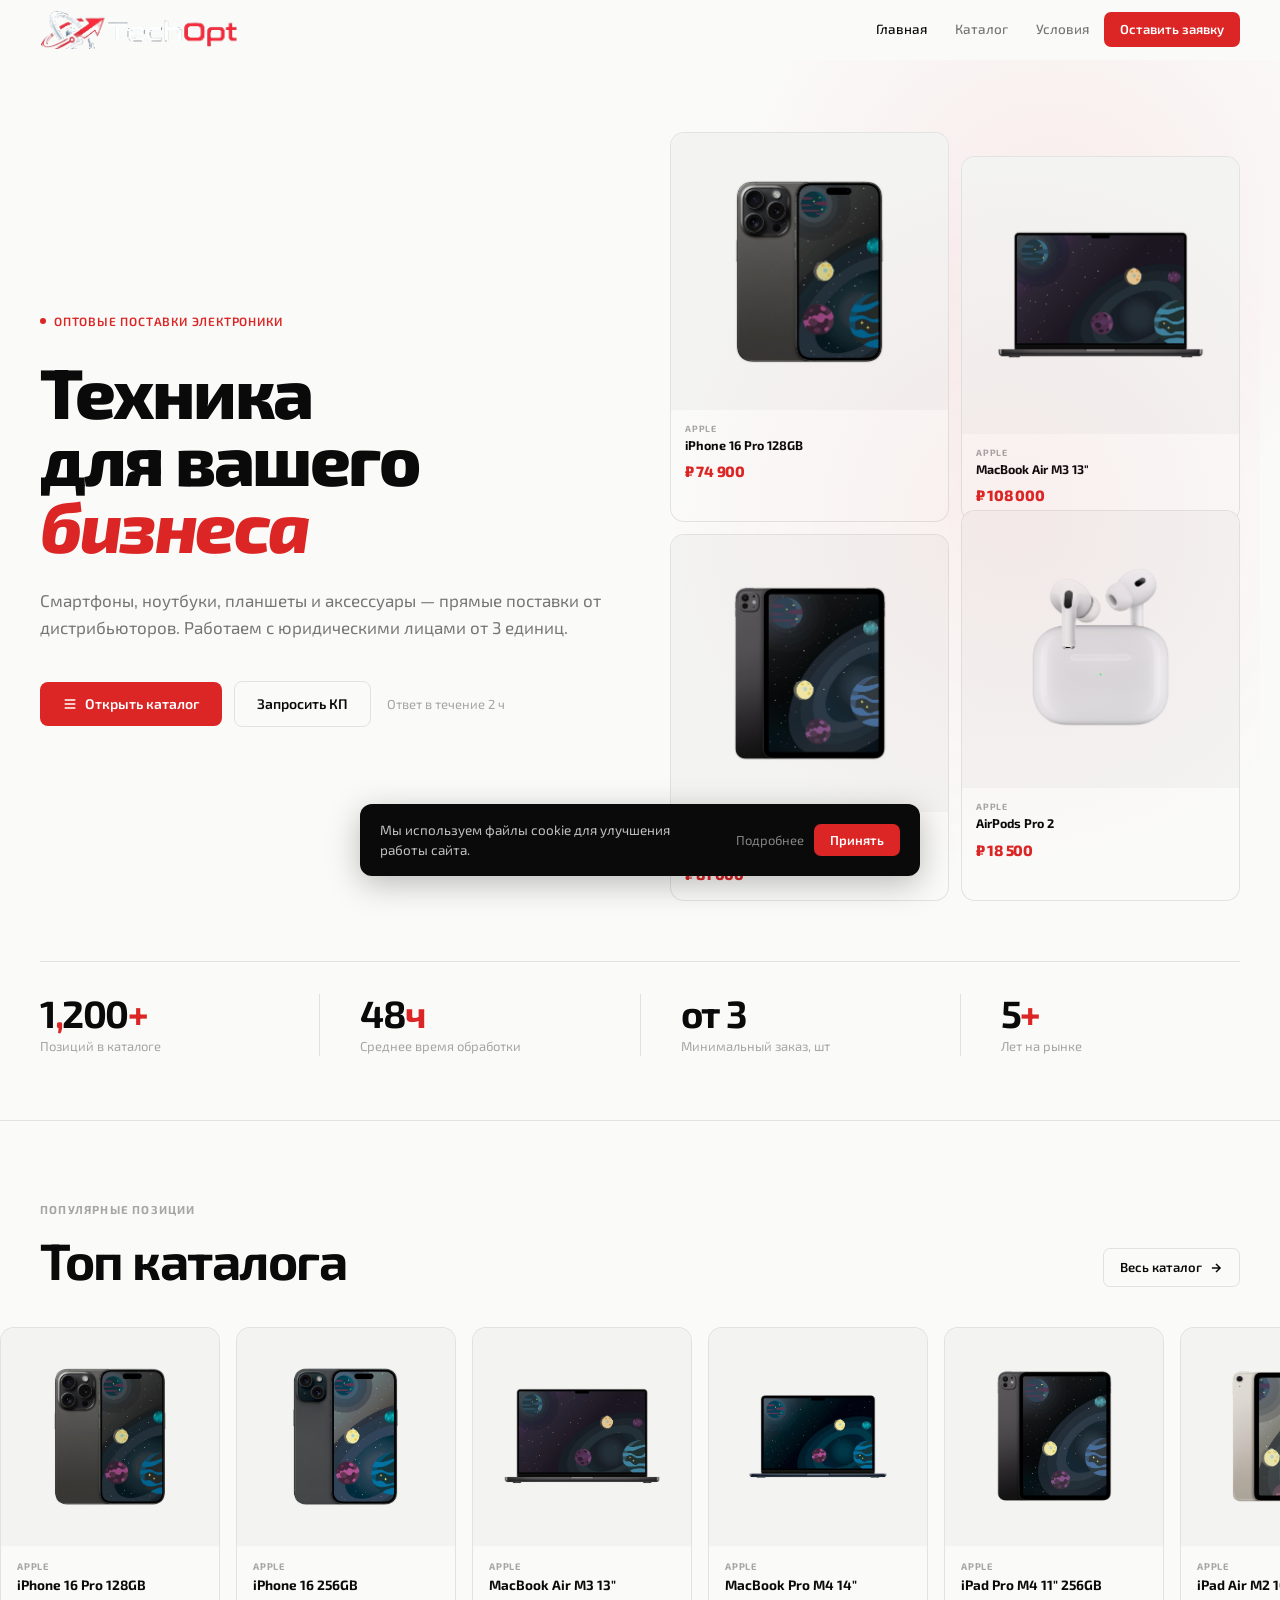
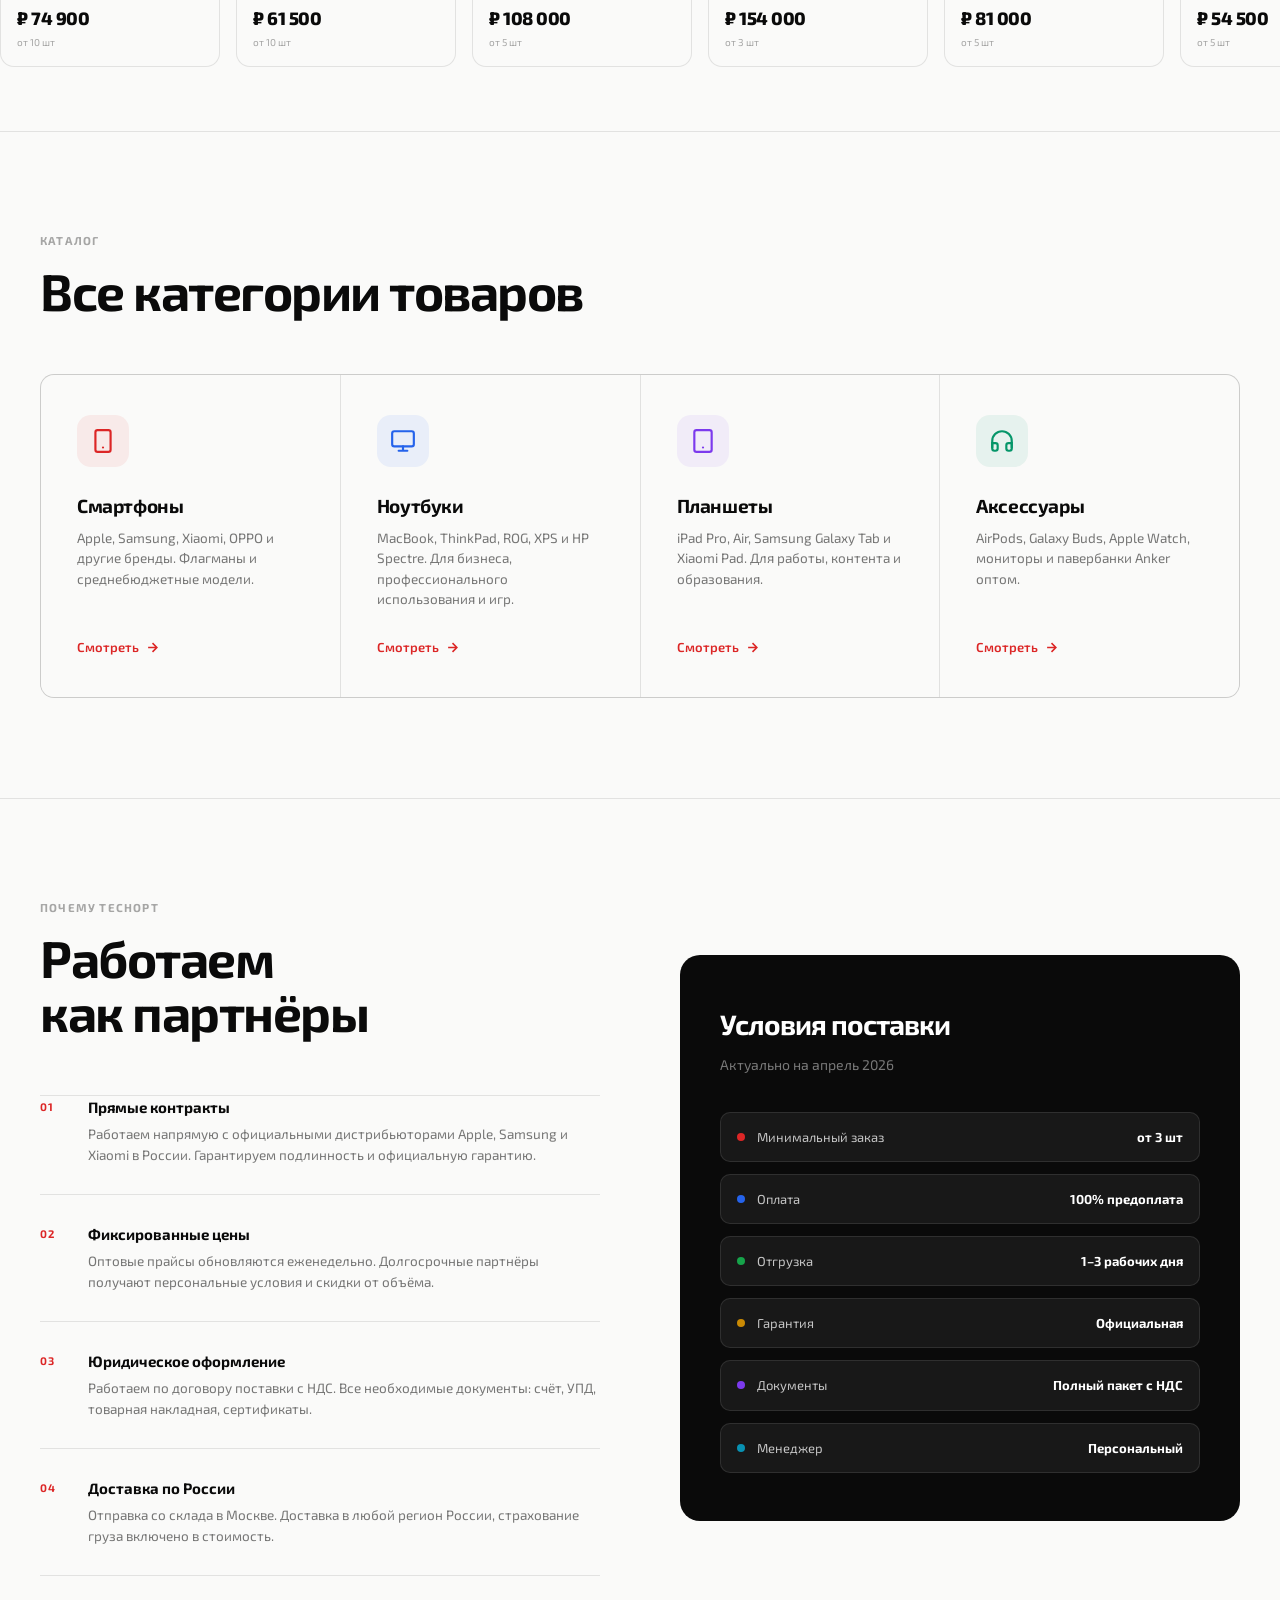
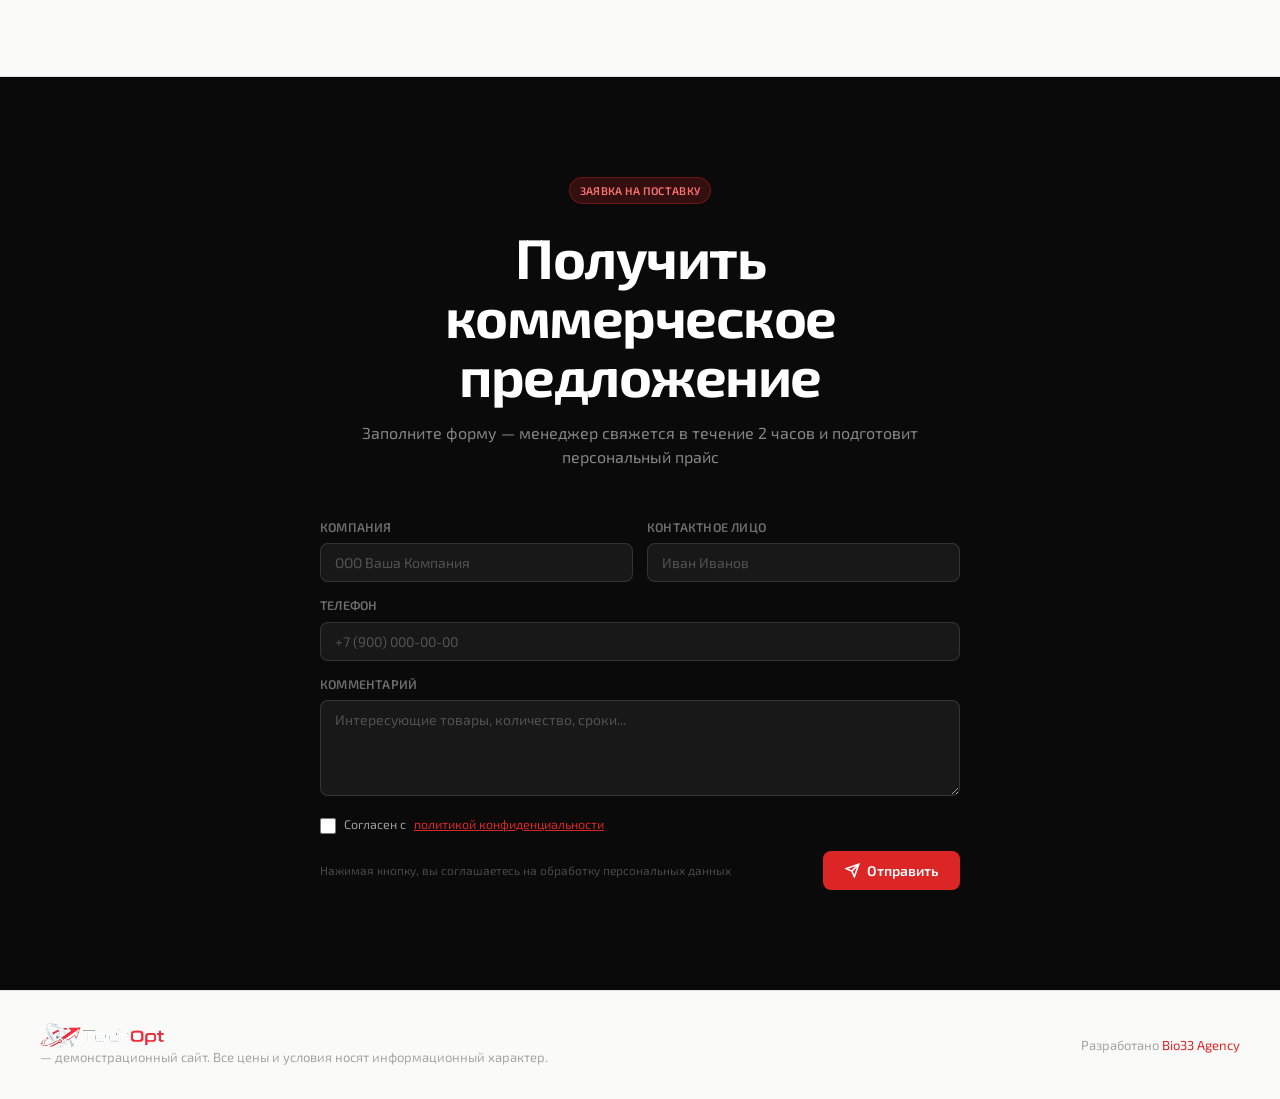
<file: index.html>
<!DOCTYPE html>
<html lang="ru">
<head>
  <meta charset="UTF-8"/>
  <meta name="viewport" content="width=device-width, initial-scale=1.0"/>
  <title>TechOpt — Оптовые поставки электроники</title>
  <meta name="description" content="Оптовый каталог электроники: смартфоны, ноутбуки, планшеты, аксессуары. Прямые поставки для юридических лиц."/>
  <link rel="preconnect" href="https://fonts.googleapis.com"/>
  <link rel="preconnect" href="https://fonts.gstatic.com" crossorigin/>
  <link href="https://fonts.googleapis.com/css2?family=Exo+2:ital,wght@0,300;0,400;0,500;0,600;0,700;0,800;1,700&display=swap" rel="stylesheet"/>
  <link rel="stylesheet" href="css/main.css"/>
  <link rel="icon" href="data:image/svg+xml,<svg xmlns='http://www.w3.org/2000/svg' viewBox='0 0 32 32'><rect width='32' height='32' rx='6' fill='%23DC2626'/><text x='50%25' y='54%25' dominant-baseline='middle' text-anchor='middle' font-family='Arial,sans-serif' font-weight='700' font-size='20' fill='white'>T</text></svg>"/>
  <meta property="og:title" content="TechOpt — Оптовые поставки электроники"/>
  <meta property="og:description" content="Оптовый каталог электроники: смартфоны, ноутбуки, планшеты, аксессуары. Прямые поставки для юридических лиц."/>
  <meta property="og:type" content="website"/>
  <style>
    /* ── PAGE SHELL ─────────────────────── */
    body { padding-top: 60px; }

    /* ── HERO ───────────────────────────── */
    .hero {
      min-height: calc(100svh - 60px);
      display: flex;
      flex-direction: column;
      justify-content: center;
      border-bottom: 1px solid var(--border);
      padding: 72px 0 64px;
      position: relative;
      overflow: hidden;
    }

    .hero::before {
      content: '';
      position: absolute;
      top: -180px; right: -120px;
      width: 700px; height: 700px;
      background: radial-gradient(circle, rgba(220,38,38,.07) 0%, transparent 65%);
      pointer-events: none;
    }

    .hero-wrap {
      max-width: 1320px;
      margin: 0 auto;
      padding: 0 40px;
      width: 100%;
    }

    /* 2-column grid */
    .hero-grid {
      display: grid;
      grid-template-columns: 1fr 1fr;
      gap: 60px;
      align-items: center;
    }

    .hero-eyebrow {
      display: inline-flex;
      align-items: center;
      gap: 8px;
      font-size: 12px;
      font-weight: 600;
      letter-spacing: .8px;
      text-transform: uppercase;
      color: var(--red);
      margin-bottom: 28px;
    }

    .hero-eyebrow-dot {
      width: 6px; height: 6px;
      background: var(--red);
      border-radius: 50%;
      animation: pulse 2s ease-in-out infinite;
    }

    @keyframes pulse {
      0%,100% { opacity: 1; transform: scale(1); }
      50% { opacity: .4; transform: scale(.7); }
    }

    .hero-h1 {
      font-size: clamp(44px, 5.5vw, 80px);
      font-weight: 800;
      line-height: .95;
      letter-spacing: -2.5px;
      color: var(--black);
      margin-bottom: 28px;
    }

    .hero-h1 em {
      font-style: italic;
      color: var(--red);
    }

    .hero-sub {
      font-size: 17px;
      color: var(--t2);
      line-height: 1.6;
      margin-bottom: 40px;
    }

    .hero-actions { display: flex; gap: 12px; flex-wrap: wrap; align-items: center; }

    .hero-note {
      font-size: 13px;
      color: var(--t3);
      margin-left: 4px;
    }

    /* RIGHT — product showcase */
    .hero-showcase {
      display: grid;
      grid-template-columns: 1fr 1fr;
      gap: 12px;
      position: relative;
    }

    .hero-showcase::before {
      content: '';
      position: absolute;
      inset: -20px;
      background: radial-gradient(circle at 60% 50%, rgba(220,38,38,.05) 0%, transparent 65%);
      pointer-events: none;
    }

    .hs-card {
      background: var(--white);
      border: 1px solid var(--border);
      border-radius: 14px;
      overflow: hidden;
      text-decoration: none;
      color: inherit;
      transition: transform .3s var(--ease), box-shadow .3s var(--ease), border-color .3s;
      display: flex;
      flex-direction: column;
    }

    .hs-card:hover {
      transform: translateY(-4px);
      box-shadow: 0 12px 36px rgba(0,0,0,.1);
      border-color: rgba(10,10,10,.18);
    }

    .hs-card:nth-child(2) { margin-top: 24px; }
    .hs-card:nth-child(4) { margin-top: -24px; }

    .hs-photo {
      background: var(--surface);
      aspect-ratio: 1;
      display: flex;
      align-items: center;
      justify-content: center;
      overflow: hidden;
    }

    .hs-photo img {
      width: 78%; height: 78%;
      object-fit: contain;
      mix-blend-mode: multiply;
      transition: transform .4s var(--ease);
    }

    .hs-card:hover .hs-photo img { transform: scale(1.08); }

    .hs-body { padding: 12px 14px 14px; }

    .hs-brand {
      font-size: 9px;
      font-weight: 700;
      letter-spacing: .8px;
      text-transform: uppercase;
      color: var(--t3);
      margin-bottom: 2px;
    }

    .hs-name {
      font-size: 12.5px;
      font-weight: 700;
      color: var(--black);
      line-height: 1.3;
      margin-bottom: 6px;
    }

    .hs-price {
      font-size: 15px;
      font-weight: 800;
      color: var(--red);
      letter-spacing: -.3px;
    }

    /* stats row */
    .hero-stats {
      display: flex;
      gap: 0;
      margin-top: 60px;
      border-top: 1px solid var(--border);
      padding-top: 32px;
    }

    .stat-item {
      flex: 1;
      padding-right: 40px;
      border-right: 1px solid var(--border);
    }

    .stat-item:last-child { border-right: none; padding-right: 0; padding-left: 40px; }
    .stat-item:not(:first-child):not(:last-child) { padding-left: 40px; }

    .stat-num {
      font-size: 38px;
      font-weight: 700;
      letter-spacing: -1.5px;
      color: var(--black);
      line-height: 1;
    }

    .stat-num span { color: var(--red); }

    .stat-label {
      font-size: 13px;
      color: var(--t3);
      margin-top: 4px;
    }

    /* ── FEATURED PRODUCTS ──────────────── */
    .featured-section {
      padding: 80px 0 0;
      border-bottom: 1px solid var(--border);
      overflow: hidden;
    }

    .featured-header {
      display: flex;
      align-items: flex-end;
      justify-content: space-between;
      gap: 20px;
      margin-bottom: 40px;
    }

    .featured-track-wrap {
      padding-bottom: 48px;
      position: relative;
    }

    .featured-track {
      display: flex;
      gap: 16px;
      padding: 0 40px 16px;
      overflow-x: auto;
      scroll-snap-type: x mandatory;
      -webkit-overflow-scrolling: touch;
      scrollbar-width: none;
    }

    .featured-track::-webkit-scrollbar { display: none; }

    .feat-card {
      min-width: 220px;
      max-width: 220px;
      background: var(--white);
      border: 1px solid var(--border);
      border-radius: 14px;
      overflow: hidden;
      text-decoration: none;
      color: inherit;
      scroll-snap-align: start;
      flex-shrink: 0;
      transition: border-color .25s var(--ease), box-shadow .25s var(--ease), transform .25s var(--ease);
    }

    .feat-card:hover {
      border-color: rgba(10,10,10,.18);
      box-shadow: 0 8px 32px rgba(0,0,0,.09);
      transform: translateY(-3px);
    }

    .feat-card-photo {
      background: var(--surface);
      aspect-ratio: 1;
      display: flex;
      align-items: center;
      justify-content: center;
      overflow: hidden;
    }

    .feat-card-icon {
      width: 75%;
      height: 75%;
      object-fit: contain;
      transition: transform .4s var(--ease);
      mix-blend-mode: multiply;
    }

    .feat-card:hover .feat-card-icon {
      transform: scale(1.08);
    }

    .feat-card-body {
      padding: 14px 16px 16px;
    }

    .feat-card-brand {
      font-size: 9.5px;
      font-weight: 700;
      letter-spacing: .8px;
      text-transform: uppercase;
      color: var(--t3);
      margin-bottom: 3px;
    }

    .feat-card-name {
      font-size: 13.5px;
      font-weight: 700;
      color: var(--black);
      line-height: 1.3;
      margin-bottom: 10px;
      transition: color .2s;
    }

    .feat-card:hover .feat-card-name { color: var(--red); }

    .feat-card-price {
      font-size: 18px;
      font-weight: 800;
      color: var(--black);
      letter-spacing: -.5px;
      transition: color .2s;
    }

    .feat-card:hover .feat-card-price { color: var(--red); }

    .feat-card-from {
      font-size: 10px;
      color: var(--t3);
      margin-top: 2px;
    }

    /* ── CATEGORIES ─────────────────────── */
    .cats-section {
      padding: 100px 0;
      border-bottom: 1px solid var(--border);
    }

    .section-label {
      font-size: 11.5px;
      font-weight: 700;
      letter-spacing: 1.2px;
      text-transform: uppercase;
      color: var(--t3);
      margin-bottom: 14px;
    }

    .section-title {
      font-size: clamp(32px, 4vw, 52px);
      font-weight: 700;
      letter-spacing: -1.5px;
      color: var(--black);
      line-height: 1.05;
      margin-bottom: 56px;
    }

    .cats-grid {
      display: grid;
      grid-template-columns: repeat(4, 1fr);
      gap: 1px;
      border: 1px solid var(--border);
      border-radius: 14px;
      overflow: hidden;
      background: var(--border);
    }

    .cat-card {
      background: var(--white);
      padding: 40px 36px;
      display: flex;
      flex-direction: column;
      gap: 0;
      text-decoration: none;
      transition: background .25s var(--ease);
      position: relative;
      overflow: hidden;
    }

    .cat-card::after {
      content: '';
      position: absolute;
      bottom: 0; left: 0; right: 0;
      height: 3px;
      background: var(--red);
      transform: scaleX(0);
      transform-origin: left;
      transition: transform .35s var(--ease);
    }

    .cat-card:hover { background: #F7F7F6; }
    .cat-card:hover::after { transform: scaleX(1); }

    .cat-icon {
      width: 52px; height: 52px;
      border-radius: 14px;
      display: grid;
      place-items: center;
      margin-bottom: 24px;
      font-size: 26px;
    }

    .cat-icon-sm { background: var(--red-dim); color: var(--red); }
    .cat-icon-nl { background: var(--blue-dim); color: var(--blue); }
    .cat-icon-pl { background: rgba(124,58,237,.07); color: #7C3AED; }
    .cat-icon-ac { background: rgba(5,150,105,.08); color: #059669; }

    .cat-name {
      font-size: 19px;
      font-weight: 700;
      color: var(--black);
      letter-spacing: -.4px;
      margin-bottom: 8px;
    }

    .cat-desc {
      font-size: 13.5px;
      color: var(--t2);
      line-height: 1.5;
      margin-bottom: 28px;
      flex: 1;
    }

    .cat-link {
      display: inline-flex;
      align-items: center;
      gap: 6px;
      font-size: 13px;
      font-weight: 600;
      color: var(--red);
    }

    .cat-link svg { transition: transform .25s var(--ease); }
    .cat-card:hover .cat-link svg { transform: translateX(4px); }

    /* ── WHY US ─────────────────────────── */
    .why-section {
      padding: 100px 0;
      border-bottom: 1px solid var(--border);
    }

    .why-grid {
      display: grid;
      grid-template-columns: 1fr 1fr;
      gap: 80px;
      align-items: center;
    }

    .why-items { display: flex; flex-direction: column; gap: 0; }

    .why-item {
      display: flex;
      gap: 20px;
      padding: 28px 0;
      border-bottom: 1px solid var(--border);
    }

    .why-item:first-child { padding-top: 0; border-top: 1px solid var(--border); }

    .why-num {
      font-size: 11px;
      font-weight: 700;
      color: var(--red);
      letter-spacing: .5px;
      min-width: 28px;
      padding-top: 2px;
    }

    .why-content-title {
      font-size: 15px;
      font-weight: 700;
      color: var(--black);
      margin-bottom: 5px;
    }

    .why-content-text { font-size: 13.5px; color: var(--t2); line-height: 1.55; }

    .why-visual {
      background: var(--black);
      border-radius: 20px;
      padding: 48px 40px;
      color: #fff;
    }

    .why-visual-title {
      font-size: 28px;
      font-weight: 700;
      letter-spacing: -1px;
      margin-bottom: 8px;
    }

    .why-visual-sub {
      font-size: 14px;
      color: rgba(255,255,255,.45);
      margin-bottom: 36px;
    }

    .why-visual-list {
      display: flex;
      flex-direction: column;
      gap: 12px;
    }

    .wv-row {
      display: flex;
      align-items: center;
      gap: 12px;
      background: rgba(255,255,255,.06);
      border: 1px solid rgba(255,255,255,.1);
      border-radius: 10px;
      padding: 14px 16px;
    }

    .wv-dot {
      width: 8px; height: 8px;
      border-radius: 50%;
      flex-shrink: 0;
    }

    .wv-row-text { font-size: 13px; color: rgba(255,255,255,.75); flex: 1; }
    .wv-row-val  { font-size: 13px; font-weight: 700; color: #fff; }

    /* ── FORM CTA ────────────────────────── */
    .cta-section {
      padding: 100px 0;
      background: var(--black);
      color: #fff;
    }
    .cta-section .privacy-check { color: rgba(255,255,255,.6); }
    .cta-section .privacy-check a { color: var(--red); }

    .cta-inner {
      max-width: 640px;
      margin: 0 auto;
      text-align: center;
    }

    .cta-inner .badge-red {
      background: rgba(220,38,38,.2);
      border-color: rgba(220,38,38,.35);
      color: #f87171;
      margin-bottom: 24px;
    }

    .cta-h2 {
      font-size: clamp(32px, 5vw, 56px);
      font-weight: 700;
      letter-spacing: -1.5px;
      line-height: 1.05;
      margin-bottom: 16px;
    }

    .cta-sub {
      font-size: 16px;
      color: rgba(255,255,255,.5);
      margin-bottom: 48px;
    }

    .cta-form { text-align: left; }

    .cta-form .field label { color: rgba(255,255,255,.4); }

    .cta-form .field input,
    .cta-form .field textarea {
      background: rgba(255,255,255,.06);
      border-color: rgba(255,255,255,.12);
      color: #fff;
    }

    .cta-form .field input::placeholder,
    .cta-form .field textarea::placeholder { color: rgba(255,255,255,.25); }

    .cta-form .field input:focus,
    .cta-form .field textarea:focus {
      border-color: var(--red);
      box-shadow: 0 0 0 3px rgba(220,38,38,.2);
    }

    .cta-footer {
      display: flex;
      align-items: center;
      justify-content: space-between;
      gap: 16px;
      margin-top: 8px;
      flex-wrap: wrap;
    }

    .cta-note { font-size: 12px; color: rgba(255,255,255,.25); }

    @media (max-width: 1100px) {
      .hero-grid { gap: 32px; }
      .hero-h1 { font-size: clamp(40px, 5vw, 64px); }
    }

    @media (max-width: 900px) {
      .hero { padding: 56px 0 48px; }
      .hero-wrap { padding: 0 20px; }
      .hero-grid { grid-template-columns: 1fr; }
      .hero-showcase { display: none; }
      .hero-h1 { letter-spacing: -1.5px; }
      .hero-stats { flex-direction: column; gap: 24px; }
      .stat-item { border-right: none; border-bottom: 1px solid var(--border); padding: 0 0 20px !important; }
      .stat-item:last-child { border-bottom: none; padding-bottom: 0 !important; }
      .featured-section { padding: 60px 0 0; }
      .featured-track { padding: 0 20px 16px; }
      .featured-header { padding: 0 20px; }
      .cats-section, .why-section, .cta-section { padding: 64px 0; }
      .cats-grid { grid-template-columns: 1fr 1fr; }
      .why-grid { grid-template-columns: 1fr; gap: 40px; }
    }

    @media (max-width: 540px) {
      .cats-grid { grid-template-columns: 1fr; }
    }
  </style>
</head>
<body>

<!-- ══ HEADER ═════════════════════════════════════════════════ -->
<header class="site-header" id="header">
  <div class="header-inner">
    <a href="index.html" class="logo">
      <img src="img/logo.png" alt="TechOpt" class="logo-img"/>
    </a>

    <nav class="header-nav">
      <a href="index.html" class="active">Главная</a>
      <a href="catalog.html">Каталог</a>
      <a href="#order">Условия</a>
      <a href="#order" class="header-cta btn">Оставить заявку</a>
    </nav>
    <button class="nav-toggle" id="navToggle" aria-label="Меню" aria-expanded="false">
      <span></span><span></span><span></span>
    </button>
  </div>
</header>
<div class="nav-overlay" id="navOverlay">
  <nav class="nav-overlay-links">
    <a href="index.html" class="active">Главная</a>
    <a href="catalog.html">Каталог</a>
    <a href="#order">Условия</a>
    <a href="#order" class="header-cta btn">Оставить заявку</a>
  </nav>
</div>

<!-- ══ HERO ═══════════════════════════════════════════════════ -->
<section class="hero">
  <div class="hero-wrap">
    <div class="hero-grid">

      <!-- LEFT: text -->
      <div>
        <div class="hero-eyebrow reveal">
          <span class="hero-eyebrow-dot"></span>
          Оптовые поставки электроники
        </div>

        <h1 class="hero-h1 reveal" style="transition-delay:.08s">
          Техника<br/>для вашего<br/>
          <em>бизнеса</em>
        </h1>

        <p class="hero-sub reveal" style="transition-delay:.16s">
          Смартфоны, ноутбуки, планшеты и аксессуары —
          прямые поставки от дистрибьюторов. Работаем
          с юридическими лицами от 3 единиц.
        </p>

        <div class="hero-actions reveal" style="transition-delay:.22s">
          <a href="catalog.html" class="btn btn-red">
            <svg width="16" height="16" viewBox="0 0 24 24" fill="none" stroke="currentColor" stroke-width="2.5"><path d="M4 6h16M4 12h16M4 18h16"/></svg>
            Открыть каталог
          </a>
          <a href="#order" class="btn btn-outline">Запросить КП</a>
          <span class="hero-note">Ответ в&nbsp;течение&nbsp;2&nbsp;ч</span>
        </div>
      </div>

      <!-- RIGHT: product showcase (rendered by JS) -->
      <div class="hero-showcase reveal" style="transition-delay:.18s" id="heroShowcase"></div>

    </div><!-- /hero-grid -->

    <div class="hero-stats reveal" style="transition-delay:.3s">
      <div class="stat-item">
        <div class="stat-num">1<span>,</span>200<span>+</span></div>
        <div class="stat-label">Позиций в каталоге</div>
      </div>
      <div class="stat-item">
        <div class="stat-num">48<span>ч</span></div>
        <div class="stat-label">Среднее время обработки</div>
      </div>
      <div class="stat-item">
        <div class="stat-num">от&nbsp;3</div>
        <div class="stat-label">Минимальный заказ, шт</div>
      </div>
      <div class="stat-item">
        <div class="stat-num">5<span>+</span></div>
        <div class="stat-label">Лет на рынке</div>
      </div>
    </div>
  </div>
</section>

<!-- ══ FEATURED PRODUCTS ══════════════════════════════════════ -->
<section class="featured-section">
  <div class="wrap">
    <div class="featured-header reveal">
      <div>
        <div class="section-label">Популярные позиции</div>
        <div class="section-title" style="margin-bottom:0">Топ каталога</div>
      </div>
      <a href="catalog.html" class="btn btn-outline btn-sm" style="flex-shrink:0">
        Весь каталог
        <svg width="14" height="14" viewBox="0 0 24 24" fill="none" stroke="currentColor" stroke-width="2.5"><path d="M5 12h14M12 5l7 7-7 7"/></svg>
      </a>
    </div>
  </div>

  <div class="featured-track-wrap">
    <div class="featured-track" id="featuredTrack">
      <!-- rendered by JS -->
    </div>
  </div>
</section>

<!-- ══ CATEGORIES ════════════════════════════════════════════ -->
<section class="cats-section">
  <div class="wrap">
    <div class="section-label reveal">Каталог</div>
    <div class="section-title reveal" style="transition-delay:.06s">Все категории товаров</div>

    <div class="cats-grid reveal" style="transition-delay:.12s">
      <a href="catalog.html?cat=smartphones" class="cat-card">
        <div class="cat-icon cat-icon-sm">
          <svg width="26" height="26" viewBox="0 0 24 24" fill="none" stroke="currentColor" stroke-width="2" stroke-linecap="round"><rect x="5" y="2" width="14" height="20" rx="2"/><line x1="12" y1="18" x2="12.01" y2="18"/></svg>
        </div>
        <div class="cat-name">Смартфоны</div>
        <div class="cat-desc">Apple, Samsung, Xiaomi, OPPO и другие бренды. Флагманы и среднебюджетные модели.</div>
        <span class="cat-link">
          Смотреть
          <svg width="15" height="15" viewBox="0 0 24 24" fill="none" stroke="currentColor" stroke-width="2.5"><path d="M5 12h14M12 5l7 7-7 7"/></svg>
        </span>
      </a>

      <a href="catalog.html?cat=laptops" class="cat-card">
        <div class="cat-icon cat-icon-nl">
          <svg width="26" height="26" viewBox="0 0 24 24" fill="none" stroke="currentColor" stroke-width="2" stroke-linecap="round"><rect x="2" y="3" width="20" height="14" rx="2"/><path d="M8 21h8M12 17v4"/></svg>
        </div>
        <div class="cat-name">Ноутбуки</div>
        <div class="cat-desc">MacBook, ThinkPad, ROG, XPS и HP Spectre. Для бизнеса, профессионального использования и игр.</div>
        <span class="cat-link">
          Смотреть
          <svg width="15" height="15" viewBox="0 0 24 24" fill="none" stroke="currentColor" stroke-width="2.5"><path d="M5 12h14M12 5l7 7-7 7"/></svg>
        </span>
      </a>

      <a href="catalog.html?cat=tablets" class="cat-card">
        <div class="cat-icon cat-icon-pl">
          <svg width="26" height="26" viewBox="0 0 24 24" fill="none" stroke="currentColor" stroke-width="2" stroke-linecap="round"><rect x="4" y="2" width="16" height="20" rx="2"/><line x1="12" y1="18" x2="12.01" y2="18"/></svg>
        </div>
        <div class="cat-name">Планшеты</div>
        <div class="cat-desc">iPad Pro, Air, Samsung Galaxy Tab и Xiaomi Pad. Для работы, контента и образования.</div>
        <span class="cat-link">
          Смотреть
          <svg width="15" height="15" viewBox="0 0 24 24" fill="none" stroke="currentColor" stroke-width="2.5"><path d="M5 12h14M12 5l7 7-7 7"/></svg>
        </span>
      </a>

      <a href="catalog.html?cat=accessories" class="cat-card">
        <div class="cat-icon cat-icon-ac">
          <svg width="26" height="26" viewBox="0 0 24 24" fill="none" stroke="currentColor" stroke-width="2" stroke-linecap="round"><path d="M3 18v-6a9 9 0 0 1 18 0v6"/><path d="M21 19a2 2 0 0 1-2 2h-1a2 2 0 0 1-2-2v-3a2 2 0 0 1 2-2h3zM3 19a2 2 0 0 0 2 2h1a2 2 0 0 0 2-2v-3a2 2 0 0 0-2-2H3z"/></svg>
        </div>
        <div class="cat-name">Аксессуары</div>
        <div class="cat-desc">AirPods, Galaxy Buds, Apple Watch, мониторы и павербанки Anker оптом.</div>
        <span class="cat-link">
          Смотреть
          <svg width="15" height="15" viewBox="0 0 24 24" fill="none" stroke="currentColor" stroke-width="2.5"><path d="M5 12h14M12 5l7 7-7 7"/></svg>
        </span>
      </a>
    </div>
  </div>
</section>

<!-- ══ WHY US ════════════════════════════════════════════════ -->
<section class="why-section">
  <div class="wrap">
    <div class="why-grid">
      <div>
        <div class="section-label reveal">Почему TechOpt</div>
        <div class="section-title reveal" style="transition-delay:.06s">Работаем<br/>как партнёры</div>
        <div class="why-items reveal" style="transition-delay:.12s">
          <div class="why-item">
            <div class="why-num">01</div>
            <div>
              <div class="why-content-title">Прямые контракты</div>
              <div class="why-content-text">Работаем напрямую с официальными дистрибьюторами Apple, Samsung и Xiaomi в России. Гарантируем подлинность и официальную гарантию.</div>
            </div>
          </div>
          <div class="why-item">
            <div class="why-num">02</div>
            <div>
              <div class="why-content-title">Фиксированные цены</div>
              <div class="why-content-text">Оптовые прайсы обновляются еженедельно. Долгосрочные партнёры получают персональные условия и скидки от объёма.</div>
            </div>
          </div>
          <div class="why-item">
            <div class="why-num">03</div>
            <div>
              <div class="why-content-title">Юридическое оформление</div>
              <div class="why-content-text">Работаем по договору поставки с НДС. Все необходимые документы: счёт, УПД, товарная накладная, сертификаты.</div>
            </div>
          </div>
          <div class="why-item">
            <div class="why-num">04</div>
            <div>
              <div class="why-content-title">Доставка по России</div>
              <div class="why-content-text">Отправка со склада в Москве. Доставка в любой регион России, страхование груза включено в стоимость.</div>
            </div>
          </div>
        </div>
      </div>

      <div class="why-visual reveal" style="transition-delay:.18s">
        <div class="why-visual-title">Условия поставки</div>
        <div class="why-visual-sub">Актуально на апрель 2026</div>
        <div class="why-visual-list">
          <div class="wv-row">
            <div class="wv-dot" style="background:#DC2626"></div>
            <div class="wv-row-text">Минимальный заказ</div>
            <div class="wv-row-val">от 3 шт</div>
          </div>
          <div class="wv-row">
            <div class="wv-dot" style="background:#2563EB"></div>
            <div class="wv-row-text">Оплата</div>
            <div class="wv-row-val">100% предоплата</div>
          </div>
          <div class="wv-row">
            <div class="wv-dot" style="background:#16A34A"></div>
            <div class="wv-row-text">Отгрузка</div>
            <div class="wv-row-val">1–3 рабочих дня</div>
          </div>
          <div class="wv-row">
            <div class="wv-dot" style="background:#CA8A04"></div>
            <div class="wv-row-text">Гарантия</div>
            <div class="wv-row-val">Официальная</div>
          </div>
          <div class="wv-row">
            <div class="wv-dot" style="background:#7C3AED"></div>
            <div class="wv-row-text">Документы</div>
            <div class="wv-row-val">Полный пакет с НДС</div>
          </div>
          <div class="wv-row">
            <div class="wv-dot" style="background:#0891B2"></div>
            <div class="wv-row-text">Менеджер</div>
            <div class="wv-row-val">Персональный</div>
          </div>
        </div>
      </div>
    </div>
  </div>
</section>

<!-- ══ CTA FORM ═══════════════════════════════════════════════ -->
<section class="cta-section" id="order">
  <div class="wrap">
    <div class="cta-inner">
      <span class="badge badge-red reveal">Заявка на поставку</span>
      <h2 class="cta-h2 reveal" style="transition-delay:.06s">Получить<br/>коммерческое<br/>предложение</h2>
      <p class="cta-sub reveal" style="transition-delay:.12s">Заполните форму — менеджер свяжется в течение 2 часов и подготовит персональный прайс</p>

      <form class="cta-form reveal" id="orderForm" style="transition-delay:.18s">
        <input type="text" name="_hp" style="display:none" tabindex="-1" autocomplete="off"/>
        <div class="form-row" style="margin-bottom:14px">
          <div class="field">
            <label>Компания</label>
            <input type="text" id="company" placeholder="ООО Ваша Компания" required/>
          </div>
          <div class="field">
            <label>Контактное лицо</label>
            <input type="text" id="name" placeholder="Иван Иванов" required/>
          </div>
        </div>
        <div class="field" style="margin-bottom:14px">
          <label>Телефон</label>
          <input type="tel" id="phone" placeholder="+7 (900) 000-00-00" required/>
        </div>
        <div class="field" style="margin-bottom:20px">
          <label>Комментарий</label>
          <textarea id="comment" placeholder="Интересующие товары, количество, сроки..."></textarea>
        </div>
        <div class="form-status" id="formStatus"></div>
        <div style="margin-bottom:16px">
          <label class="privacy-check">
            <input type="checkbox" required/>
            Согласен с <a href="privacy.html" target="_blank">политикой конфиденциальности</a>
          </label>
        </div>
        <div class="cta-footer">
          <span class="cta-note">Нажимая кнопку, вы соглашаетесь на обработку персональных данных</span>
          <button type="submit" class="btn btn-red" id="submitBtn">
            <svg width="15" height="15" viewBox="0 0 24 24" fill="none" stroke="currentColor" stroke-width="2.5"><path d="M22 2 11 13M22 2 15 22l-4-9-9-4 20-7z"/></svg>
            Отправить
          </button>
        </div>
      </form>
    </div>
  </div>
</section>

<!-- ══ FOOTER ══════════════════════════════════════════════════ -->
<footer class="site-footer">
  <div class="footer-inner">
    <div class="footer-copy"><img src="img/logo.png" alt="TechOpt" style="height:24px;border-radius:5px;vertical-align:middle;margin-right:8px;"/> — демонстрационный сайт. Все цены и условия носят информационный характер.</div>
    <div class="footer-by">Разработано <a href="https://bio33.agency" target="_blank">Bio33 Agency</a></div>
  </div>
</footer>

<div class="cookie-banner" id="cookieBanner">
  <span>Мы используем файлы cookie для улучшения работы сайта.</span>
  <div class="cookie-actions">
    <a href="privacy.html" class="cookie-link">Подробнее</a>
    <button class="btn btn-red btn-sm" onclick="acceptCookies()">Принять</button>
  </div>
</div>

<button class="back-to-top" id="backToTop" aria-label="Наверх">
  <svg width="16" height="16" viewBox="0 0 24 24" fill="none" stroke="currentColor" stroke-width="2.5"><path d="M18 15l-6-6-6 6"/></svg>
</button>

<script src="js/app.js"></script>
<script src="js/data.js"></script>
<script>
// Scroll header
const header = document.getElementById('header');
window.addEventListener('scroll', () => {
  header.classList.toggle('scrolled', window.scrollY > 20);
}, { passive: true });

// Reveal on scroll
const ro = new IntersectionObserver((entries) => {
  entries.forEach(e => { if (e.isIntersecting) { e.target.classList.add('visible'); ro.unobserve(e.target); } });
}, { threshold: 0.1 });
document.querySelectorAll('.reveal').forEach(el => ro.observe(el));

// Hero showcase — 4 top products in 2×2 staggered grid
(function() {
  const picks = [
    PRODUCTS.find(p => p.cat === 'smartphones' && p.id === 1),
    PRODUCTS.find(p => p.cat === 'laptops'     && p.id === 9),
    PRODUCTS.find(p => p.cat === 'tablets'     && p.id === 15),
    PRODUCTS.find(p => p.cat === 'accessories' && p.id === 20),
  ].filter(Boolean);

  document.getElementById('heroShowcase').innerHTML = picks.map(p => `
    <a href="product.html?id=${p.id}" class="hs-card">
      <div class="hs-photo">
        <img src="${p.img}" alt="${p.brand} ${p.name}" loading="lazy"/>
      </div>
      <div class="hs-body">
        <div class="hs-brand">${p.brand}</div>
        <div class="hs-name">${p.name}</div>
        <div class="hs-price">₽ ${p.price}</div>
      </div>
    </a>
  `).join('');
})();

// Featured products
(function() {
  const catIcons = { smartphones:'📱', laptops:'💻', tablets:'📲', accessories:'🎧' };
  // Pick 2 from each category for variety
  const featured = ['smartphones','laptops','tablets','accessories']
    .flatMap(cat => PRODUCTS.filter(p => p.cat === cat).slice(0, 2));

  document.getElementById('featuredTrack').innerHTML = featured.map(p => `
    <a href="product.html?id=${p.id}" class="feat-card">
      <div class="feat-card-photo">
        <img class="feat-card-icon" src="${p.img}" alt="${p.brand} ${p.name}" loading="lazy"/>
      </div>
      <div class="feat-card-body">
        <div class="feat-card-brand">${p.brand}</div>
        <div class="feat-card-name">${p.name}</div>
        <div class="feat-card-price">₽ ${p.price}</div>
        <div class="feat-card-from">${p.from}</div>
      </div>
    </a>
  `).join('');

  // Drag-to-scroll
  const track = document.getElementById('featuredTrack');
  let isDown = false, startX, scrollLeft;
  track.addEventListener('mousedown', e => {
    isDown = true; track.style.cursor = 'grabbing';
    startX = e.pageX - track.offsetLeft;
    scrollLeft = track.scrollLeft;
  });
  track.addEventListener('mouseleave', () => { isDown = false; track.style.cursor = ''; });
  track.addEventListener('mouseup', () => { isDown = false; track.style.cursor = ''; });
  track.addEventListener('mousemove', e => {
    if (!isDown) return;
    e.preventDefault();
    const x = e.pageX - track.offsetLeft;
    track.scrollLeft = scrollLeft - (x - startX) * 1.5;
  });
})();

// Form submit
document.getElementById('orderForm').addEventListener('submit', async e => {
  e.preventDefault();
  const btn = document.getElementById('submitBtn');
  const status = document.getElementById('formStatus');
  btn.disabled = true; btn.textContent = 'Отправляем…';
  try {
    const res = await fetch('/api/send-telegram', {
      method: 'POST',
      headers: { 'Content-Type': 'application/json' },
      body: JSON.stringify({
        company: document.getElementById('company').value,
        name: document.getElementById('name').value,
        phone: document.getElementById('phone').value,
        comment: document.getElementById('comment').value,
        source: 'index',
        _hp: ''
      })
    });
    if (res.ok) {
      status.className = 'form-status ok';
      status.textContent = '✓ Заявка отправлена! Свяжемся в течение 2 часов.';
      document.getElementById('orderForm').reset();
    } else throw new Error();
  } catch {
    status.className = 'form-status err';
    status.textContent = '✗ Ошибка отправки. Позвоните нам напрямую.';
    btn.disabled = false; btn.textContent = 'Отправить';
  }
});
</script>
</body>
</html>
</file>
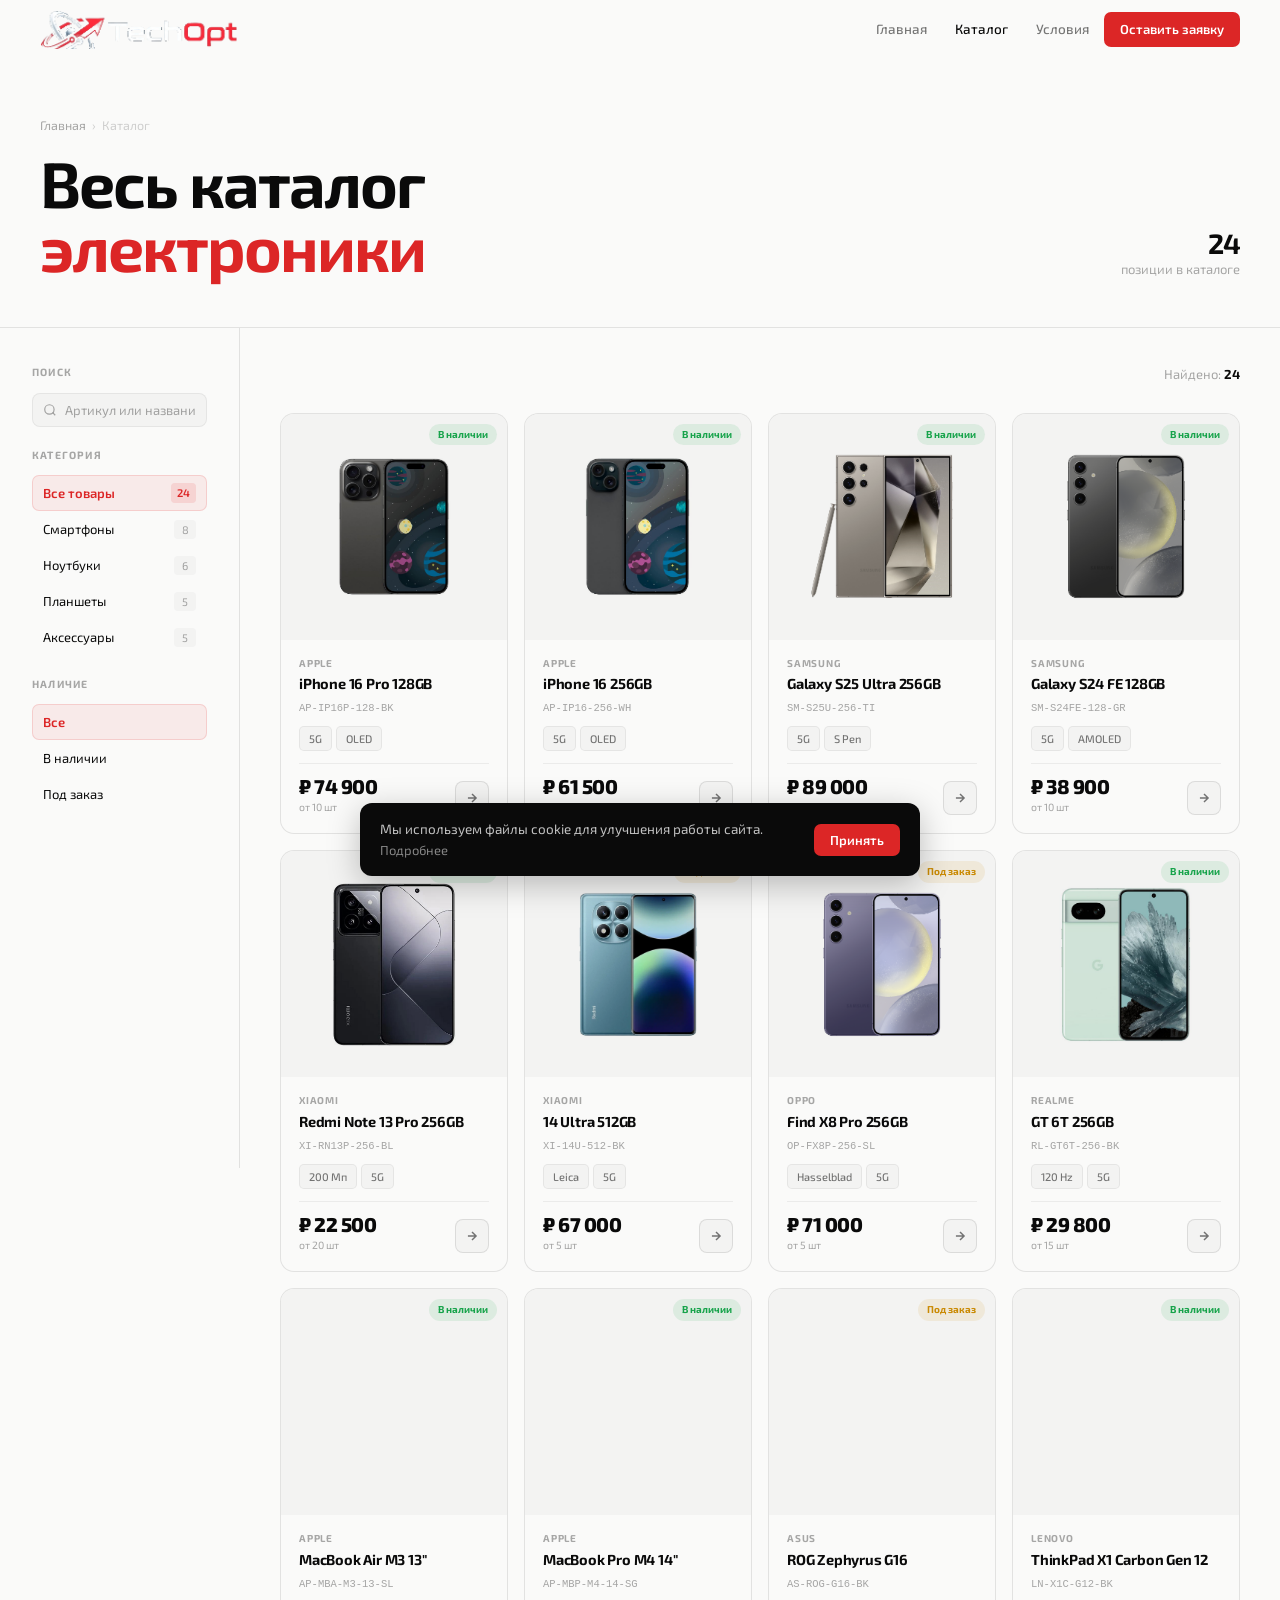
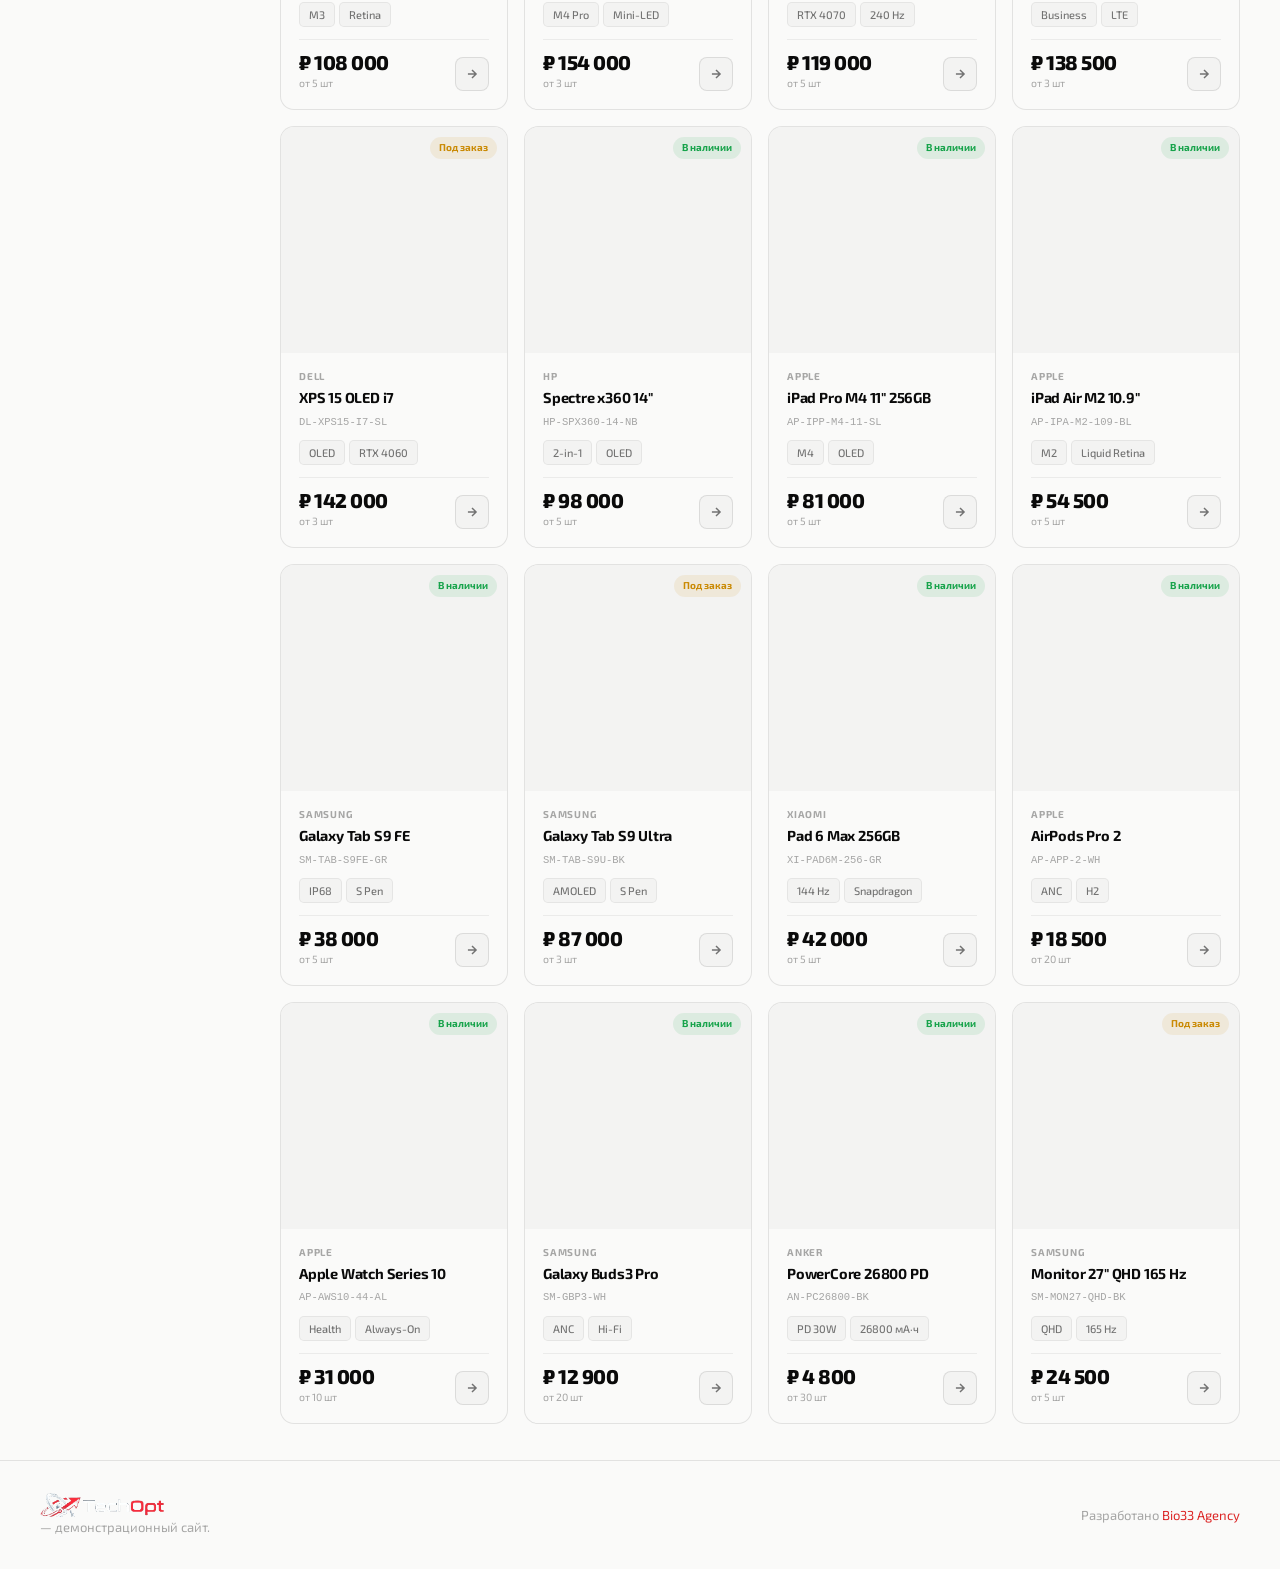
<file: catalog.html>
<!DOCTYPE html>
<html lang="ru">
<head>
  <meta charset="UTF-8"/>
  <meta name="viewport" content="width=device-width, initial-scale=1.0"/>
  <title>Каталог — TechOpt</title>
  <meta name="description" content="Оптовый каталог электроники. Смартфоны, ноутбуки, планшеты, аксессуары с оптовыми ценами."/>
  <link rel="preconnect" href="https://fonts.googleapis.com"/>
  <link rel="preconnect" href="https://fonts.gstatic.com" crossorigin/>
  <link href="https://fonts.googleapis.com/css2?family=Exo+2:ital,wght@0,300;0,400;0,500;0,600;0,700;0,800;1,700&display=swap" rel="stylesheet"/>
  <link rel="stylesheet" href="css/main.css"/>
  <link rel="icon" href="data:image/svg+xml,<svg xmlns='http://www.w3.org/2000/svg' viewBox='0 0 32 32'><rect width='32' height='32' rx='6' fill='%23DC2626'/><text x='50%25' y='54%25' dominant-baseline='middle' text-anchor='middle' font-family='Arial,sans-serif' font-weight='700' font-size='20' fill='white'>T</text></svg>"/>
  <meta property="og:title" content="Каталог — TechOpt"/>
  <meta property="og:description" content="Оптовый каталог электроники. Смартфоны, ноутбуки, планшеты, аксессуары с оптовыми ценами."/>
  <meta property="og:type" content="website"/>
  <style>
    body { padding-top: 60px; }

    /* ── PAGE HEADER ─────────────────────── */
    .page-head {
      border-bottom: 1px solid var(--border);
      padding: 56px 0 48px;
    }

    .page-head-inner {
      display: flex;
      align-items: flex-end;
      justify-content: space-between;
      gap: 24px;
      flex-wrap: wrap;
    }

    .breadcrumb {
      display: flex;
      align-items: center;
      gap: 6px;
      font-size: 12.5px;
      color: var(--t3);
      margin-bottom: 16px;
    }

    .breadcrumb a { color: var(--t3); transition: color .2s; }
    .breadcrumb a:hover { color: var(--red); }
    .breadcrumb span { color: var(--t4); }

    .page-title {
      font-size: clamp(36px, 5vw, 64px);
      font-weight: 700;
      letter-spacing: -2px;
      color: var(--black);
      line-height: 1;
    }

    .page-title em { font-style: normal; color: var(--red); }

    .page-head-right { text-align: right; }

    .page-head-count {
      font-size: 13px;
      color: var(--t3);
    }

    .page-head-count strong {
      font-size: 28px;
      font-weight: 700;
      color: var(--black);
      letter-spacing: -1px;
      display: block;
      line-height: 1;
      margin-bottom: 2px;
    }

    /* ── LAYOUT ─────────────────────────── */
    .catalog-layout {
      display: grid;
      grid-template-columns: 240px 1fr;
      gap: 0;
      min-height: calc(100vh - 60px);
    }

    /* ── SIDEBAR ────────────────────────── */
    .sidebar {
      border-right: 1px solid var(--border);
      padding: 36px 32px;
      position: sticky;
      top: 60px;
      height: calc(100vh - 60px);
      overflow-y: auto;
    }

    .sidebar-label {
      font-size: 10.5px;
      font-weight: 700;
      letter-spacing: 1.2px;
      text-transform: uppercase;
      color: var(--t3);
      margin-bottom: 12px;
      margin-top: 24px;
    }

    .sidebar-label:first-child { margin-top: 0; }

    .sidebar-search {
      position: relative;
      margin-bottom: 8px;
    }

    .sidebar-search svg {
      position: absolute;
      left: 11px; top: 50%;
      transform: translateY(-50%);
      color: var(--t3);
      width: 14px; height: 14px;
      pointer-events: none;
    }

    .sidebar-search input {
      width: 100%;
      background: var(--surface);
      border: 1px solid var(--border2);
      border-radius: 8px;
      color: var(--t1);
      font-family: var(--font);
      font-size: 13px;
      padding: 8px 10px 8px 32px;
      outline: none;
      transition: border-color .2s, box-shadow .2s;
    }

    .sidebar-search input::placeholder { color: var(--t3); }
    .sidebar-search input:focus { border-color: var(--red); box-shadow: 0 0 0 3px var(--red-dim); }

    .filter-option {
      display: flex;
      align-items: center;
      justify-content: space-between;
      gap: 8px;
      padding: 7px 10px;
      border-radius: 7px;
      cursor: pointer;
      transition: background .15s;
      font-size: 13px;
      color: var(--t1);
      user-select: none;
      border: 1px solid transparent;
    }

    .filter-option:hover { background: var(--surface); }

    .filter-option.active {
      background: var(--red-dim);
      border-color: rgba(220,38,38,.15);
      color: var(--red);
      font-weight: 600;
    }

    .filter-option-count {
      font-size: 11px;
      color: var(--t3);
      background: var(--surface);
      border-radius: 4px;
      padding: 1px 6px;
      min-width: 22px;
      text-align: center;
    }

    .filter-option.active .filter-option-count {
      background: rgba(220,38,38,.12);
      color: var(--red);
    }

    .reset-btn {
      font-size: 12px;
      font-weight: 600;
      color: var(--red);
      background: none;
      border: none;
      cursor: pointer;
      font-family: var(--font);
      padding: 6px 0;
      display: none;
    }

    .reset-btn.visible { display: block; }

    /* ── CONTENT ────────────────────────── */
    .catalog-content { padding: 36px 40px; }

    /* ── TOOLBAR ────────────────────────── */
    .toolbar {
      display: flex;
      align-items: center;
      justify-content: space-between;
      gap: 16px;
      margin-bottom: 28px;
      flex-wrap: wrap;
    }

    .toolbar-left {
      display: flex;
      align-items: center;
      gap: 8px;
      flex-wrap: wrap;
    }

    .sort-select {
      background: var(--white);
      border: 1px solid var(--border);
      border-radius: 7px;
      color: var(--t1);
      font-family: var(--font);
      font-size: 13px;
      padding: 7px 10px;
      cursor: pointer;
      outline: none;
    }

    .active-filter-tag {
      display: inline-flex;
      align-items: center;
      gap: 5px;
      font-size: 12px;
      font-weight: 500;
      background: var(--red-dim);
      color: var(--red);
      border: 1px solid rgba(220,38,38,.15);
      border-radius: 100px;
      padding: 3px 10px;
    }

    .active-filter-tag button {
      background: none;
      border: none;
      cursor: pointer;
      color: var(--red);
      display: flex;
      align-items: center;
      font-size: 14px;
      line-height: 1;
      padding: 0 0 0 2px;
    }

    .results-info { font-size: 13px; color: var(--t3); white-space: nowrap; }
    .results-info strong { color: var(--t1); }

    /* ── GRID ───────────────────────────── */
    .products-grid {
      display: grid;
      grid-template-columns: repeat(auto-fill, minmax(220px, 1fr));
      gap: 16px;
    }

    .avail-in    { background: var(--green-dim); color: var(--green); }
    .avail-order { background: var(--yellow-dim); color: var(--yellow); }

    /* BigGeek-style product card */
    .product-card {
      background: var(--white);
      border: 1px solid var(--border);
      border-radius: 14px;
      overflow: hidden;
      display: flex;
      flex-direction: column;
      text-decoration: none;
      color: inherit;
      transition: border-color .25s var(--ease), box-shadow .25s var(--ease), transform .25s var(--ease);
      position: relative;
    }

    .product-card:hover {
      border-color: rgba(10,10,10,.18);
      box-shadow: 0 8px 32px rgba(0,0,0,.09);
      transform: translateY(-3px);
    }

    /* image/icon area */
    .card-photo {
      background: var(--surface);
      aspect-ratio: 1 / 1;
      display: flex;
      align-items: center;
      justify-content: center;
      position: relative;
      overflow: hidden;
    }

    .card-photo-icon {
      width: 72%;
      height: 72%;
      object-fit: contain;
      transition: transform .4s var(--ease);
      user-select: none;
      mix-blend-mode: multiply;
    }

    .product-card:hover .card-photo-icon {
      transform: scale(1.08);
    }

    .card-avail {
      position: absolute;
      top: 10px; right: 10px;
      font-size: 10px;
      font-weight: 700;
      padding: 3px 9px;
      border-radius: 100px;
    }

    /* body */
    .card-body {
      padding: 16px 18px 18px;
      display: flex;
      flex-direction: column;
      flex: 1;
    }

    .card-brand {
      font-size: 10px;
      font-weight: 700;
      letter-spacing: .8px;
      text-transform: uppercase;
      color: var(--t3);
      margin-bottom: 4px;
    }

    .card-name {
      font-size: 14.5px;
      font-weight: 700;
      color: var(--black);
      line-height: 1.3;
      letter-spacing: -.2px;
      margin-bottom: 6px;
      transition: color .2s;
    }

    .product-card:hover .card-name { color: var(--red); }

    .card-sku {
      font-size: 10.5px;
      font-family: 'Courier New', monospace;
      color: var(--t3);
      margin-bottom: 10px;
    }

    .card-tags { display: flex; gap: 4px; flex-wrap: wrap; margin-bottom: 12px; }

    .card-footer {
      margin-top: auto;
      padding-top: 12px;
      border-top: 1px solid var(--border2);
      display: flex;
      align-items: flex-end;
      justify-content: space-between;
      gap: 8px;
    }

    .card-price {
      font-size: 20px;
      font-weight: 800;
      color: var(--black);
      letter-spacing: -.5px;
      line-height: 1;
      transition: color .2s;
    }

    .product-card:hover .card-price { color: var(--red); }

    .card-from {
      font-size: 10.5px;
      color: var(--t3);
      margin-top: 3px;
    }

    .card-arrow {
      width: 34px; height: 34px;
      background: var(--surface);
      border: 1px solid var(--border);
      border-radius: 8px;
      display: grid;
      place-items: center;
      flex-shrink: 0;
      transition: background .2s, border-color .2s, transform .25s var(--ease);
      color: var(--t2);
    }

    .product-card:hover .card-arrow {
      background: var(--red);
      border-color: var(--red);
      color: #fff;
      transform: translateX(2px);
    }

    /* empty state */
    .empty-state {
      grid-column: 1 / -1;
      padding: 80px 24px;
      text-align: center;
    }

    .empty-state h3 { font-size: 18px; font-weight: 600; margin-bottom: 8px; }
    .empty-state p { font-size: 14px; color: var(--t2); }

    @media (max-width: 1000px) {
      .catalog-layout { grid-template-columns: 200px 1fr; }
      .catalog-content { padding: 28px 24px; }
    }

    @media (max-width: 768px) {
      .catalog-layout { grid-template-columns: 1fr; }
      .sidebar { position: static; height: auto; border-right: none; border-bottom: 1px solid var(--border); padding: 20px; }
      .sidebar-filters { display: flex; gap: 8px; flex-wrap: wrap; }
      .sidebar-label { display: none; }
      .filter-option { border: 1px solid var(--border); }
      .catalog-content { padding: 20px; }
    }
  </style>
</head>
<body>

<!-- HEADER -->
<header class="site-header" id="header">
  <div class="header-inner">
    <a href="index.html" class="logo">
      <img src="img/logo.png" alt="TechOpt" class="logo-img"/>
    </a>
    <nav class="header-nav">
      <a href="index.html">Главная</a>
      <a href="catalog.html" class="active">Каталог</a>
      <a href="index.html#order">Условия</a>
      <a href="index.html#order" class="header-cta btn">Оставить заявку</a>
    </nav>
    <button class="nav-toggle" id="navToggle" aria-label="Меню" aria-expanded="false">
      <span></span><span></span><span></span>
    </button>
  </div>
</header>
<div class="nav-overlay" id="navOverlay">
  <nav class="nav-overlay-links">
    <a href="index.html">Главная</a>
    <a href="catalog.html" class="active">Каталог</a>
    <a href="index.html#order">Условия</a>
    <a href="index.html#order" class="header-cta btn">Оставить заявку</a>
  </nav>
</div>

<!-- PAGE HEAD -->
<div class="page-head">
  <div class="wrap">
    <div class="breadcrumb">
      <a href="index.html">Главная</a>
      <span>›</span>
      <span>Каталог</span>
    </div>
    <div class="page-head-inner">
      <h1 class="page-title">Весь каталог<br/><em>электроники</em></h1>
      <div class="page-head-right">
        <div class="page-head-count">
          <strong id="totalCount">24</strong>
          позиции в каталоге
        </div>
      </div>
    </div>
  </div>
</div>

<!-- CATALOG -->
<div class="catalog-layout">

  <!-- SIDEBAR -->
  <aside class="sidebar">
    <div class="sidebar-label">Поиск</div>
    <div class="sidebar-search">
      <svg viewBox="0 0 24 24" fill="none" stroke="currentColor" stroke-width="2"><circle cx="11" cy="11" r="8"/><path d="m21 21-4.35-4.35"/></svg>
      <input type="text" id="searchInput" placeholder="Артикул или название…"/>
    </div>

    <div class="sidebar-label" style="margin-top:20px">Категория</div>
    <div id="catFilters" class="sidebar-filters">
      <div class="filter-option active" data-cat="all">
        <span>Все товары</span>
        <span class="filter-option-count" data-cat-count="all">24</span>
      </div>
      <div class="filter-option" data-cat="smartphones">
        <span>Смартфоны</span>
        <span class="filter-option-count" data-cat-count="smartphones">8</span>
      </div>
      <div class="filter-option" data-cat="laptops">
        <span>Ноутбуки</span>
        <span class="filter-option-count" data-cat-count="laptops">6</span>
      </div>
      <div class="filter-option" data-cat="tablets">
        <span>Планшеты</span>
        <span class="filter-option-count" data-cat-count="tablets">5</span>
      </div>
      <div class="filter-option" data-cat="accessories">
        <span>Аксессуары</span>
        <span class="filter-option-count" data-cat-count="accessories">5</span>
      </div>
    </div>

    <div class="sidebar-label" style="margin-top:20px">Наличие</div>
    <div id="availFilters" class="sidebar-filters">
      <div class="filter-option active" data-avail="all">
        <span>Все</span>
      </div>
      <div class="filter-option" data-avail="in">
        <span>В наличии</span>
      </div>
      <div class="filter-option" data-avail="order">
        <span>Под заказ</span>
      </div>
    </div>

    <button class="reset-btn" id="resetBtn" onclick="resetFilters()">✕ Сбросить фильтры</button>
  </aside>

  <!-- CONTENT -->
  <main class="catalog-content">
    <div class="toolbar">
      <div class="toolbar-left" id="activeTags"></div>
      <div class="results-info">
        Найдено: <strong id="resultsCount">24</strong>
      </div>
    </div>
    <div class="products-grid" id="grid"></div>
  </main>
</div>

<!-- FOOTER -->
<footer class="site-footer">
  <div class="footer-inner">
    <div class="footer-copy"><img src="img/logo.png" alt="TechOpt" style="height:24px;border-radius:5px;vertical-align:middle;margin-right:8px;"/> — демонстрационный сайт.</div>
    <div class="footer-by">Разработано <a href="https://bio33.agency" target="_blank">Bio33 Agency</a></div>
  </div>
</footer>

<!-- BACK TO TOP -->
<button class="back-to-top" id="backToTop" aria-label="Наверх">
  <svg width="18" height="18" viewBox="0 0 24 24" fill="none" stroke="currentColor" stroke-width="2.5"><path d="M12 19V5M5 12l7-7 7 7"/></svg>
</button>

<!-- COOKIE BANNER -->
<div class="cookie-banner" id="cookieBanner">
  <span>Мы используем файлы cookie для улучшения работы сайта. <a href="privacy.html" class="cookie-link">Подробнее</a></span>
  <div class="cookie-actions">
    <button class="btn btn-red btn-sm" onclick="acceptCookies()">Принять</button>
  </div>
</div>

<script src="js/app.js"></script>
<script src="js/data.js"></script>
<script>
const header = document.getElementById('header');
window.addEventListener('scroll', () => header.classList.toggle('scrolled', window.scrollY > 20), { passive: true });

let activeCat = 'all', activeAvail = 'all';

// Read URL params
const params = new URLSearchParams(location.search);
if (params.get('cat')) activeCat = params.get('cat');

function filtered() {
  const q = document.getElementById('searchInput').value.trim().toLowerCase();
  return PRODUCTS.filter(p => {
    const cok = activeCat === 'all' || p.cat === activeCat;
    const aok = activeAvail === 'all' || p.avail === activeAvail;
    const sok = !q || p.name.toLowerCase().includes(q) || p.sku.toLowerCase().includes(q) || p.brand.toLowerCase().includes(q);
    return cok && aok && sok;
  });
}

function catLabel(c) {
  const map = { smartphones:'Смартфоны', laptops:'Ноутбуки', tablets:'Планшеты', accessories:'Аксессуары' };
  return map[c] || c;
}

function renderActiveTags() {
  const el = document.getElementById('activeTags');
  const tags = [];
  if (activeCat !== 'all') tags.push({ id:'cat', label: catLabel(activeCat) });
  if (activeAvail !== 'all') tags.push({ id:'avail', label: activeAvail === 'in' ? 'В наличии' : 'Под заказ' });
  el.innerHTML = tags.map(t => `
    <span class="active-filter-tag">
      ${t.label}
      <button onclick="removeTag('${t.id}')">×</button>
    </span>
  `).join('');
}

function removeTag(id) {
  if (id === 'cat') activeCat = 'all';
  if (id === 'avail') activeAvail = 'all';
  syncFiltersUI(); render();
}

function resetFilters() {
  activeCat = 'all'; activeAvail = 'all';
  document.getElementById('searchInput').value = '';
  syncFiltersUI(); render();
}

function syncFiltersUI() {
  document.querySelectorAll('[data-cat]').forEach(el => el.classList.toggle('active', el.dataset.cat === activeCat));
  document.querySelectorAll('[data-avail]').forEach(el => el.classList.toggle('active', el.dataset.avail === activeAvail));
  const dirty = activeCat !== 'all' || activeAvail !== 'all' || document.getElementById('searchInput').value;
  document.getElementById('resetBtn').classList.toggle('visible', !!dirty);
  renderActiveTags();
}

function render() {
  const items = filtered();
  document.getElementById('resultsCount').textContent = items.length;
  document.getElementById('totalCount').textContent = PRODUCTS.length;

  const grid = document.getElementById('grid');
  if (!items.length) {
    grid.innerHTML = `
      <div class="empty-state">
        <h3>Ничего не найдено</h3>
        <p>Попробуйте изменить параметры фильтрации или <button onclick="resetFilters()" style="background:none;border:none;color:var(--red);cursor:pointer;font-family:inherit;font-size:inherit;font-weight:600">сбросить фильтры</button></p>
      </div>`;
    return;
  }

  grid.innerHTML = items.map(p => `
    <a href="product.html?id=${p.id}" class="product-card">
      <div class="card-photo">
        <img class="card-photo-icon" src="${p.img}" alt="${p.brand} ${p.name}" loading="lazy"/>
        <span class="card-avail ${p.avail === 'in' ? 'avail-in' : 'avail-order'}">${p.avail === 'in' ? 'В наличии' : 'Под заказ'}</span>
      </div>
      <div class="card-body">
        <div class="card-brand">${p.brand}</div>
        <div class="card-name">${p.name}</div>
        <div class="card-sku">${p.sku}</div>
        ${p.tags?.length ? `<div class="card-tags">${p.tags.slice(0,2).map(t => `<span class="tag">${t}</span>`).join('')}</div>` : ''}
        <div class="card-footer">
          <div>
            <div class="card-price">₽ ${p.price}</div>
            <div class="card-from">${p.from}</div>
          </div>
          <div class="card-arrow">
            <svg width="14" height="14" viewBox="0 0 24 24" fill="none" stroke="currentColor" stroke-width="2.5"><path d="M5 12h14M12 5l7 7-7 7"/></svg>
          </div>
        </div>
      </div>
    </a>
  `).join('');
}

// Cat filter clicks
document.getElementById('catFilters').addEventListener('click', e => {
  const el = e.target.closest('[data-cat]');
  if (!el) return;
  activeCat = el.dataset.cat;
  syncFiltersUI(); render();
});

// Avail filter clicks
document.getElementById('availFilters').addEventListener('click', e => {
  const el = e.target.closest('[data-avail]');
  if (!el) return;
  activeAvail = el.dataset.avail;
  syncFiltersUI(); render();
});

document.getElementById('searchInput').addEventListener('input', () => { syncFiltersUI(); render(); });

// Init
syncFiltersUI();
render();
</script>
</body>
</html>
</file>
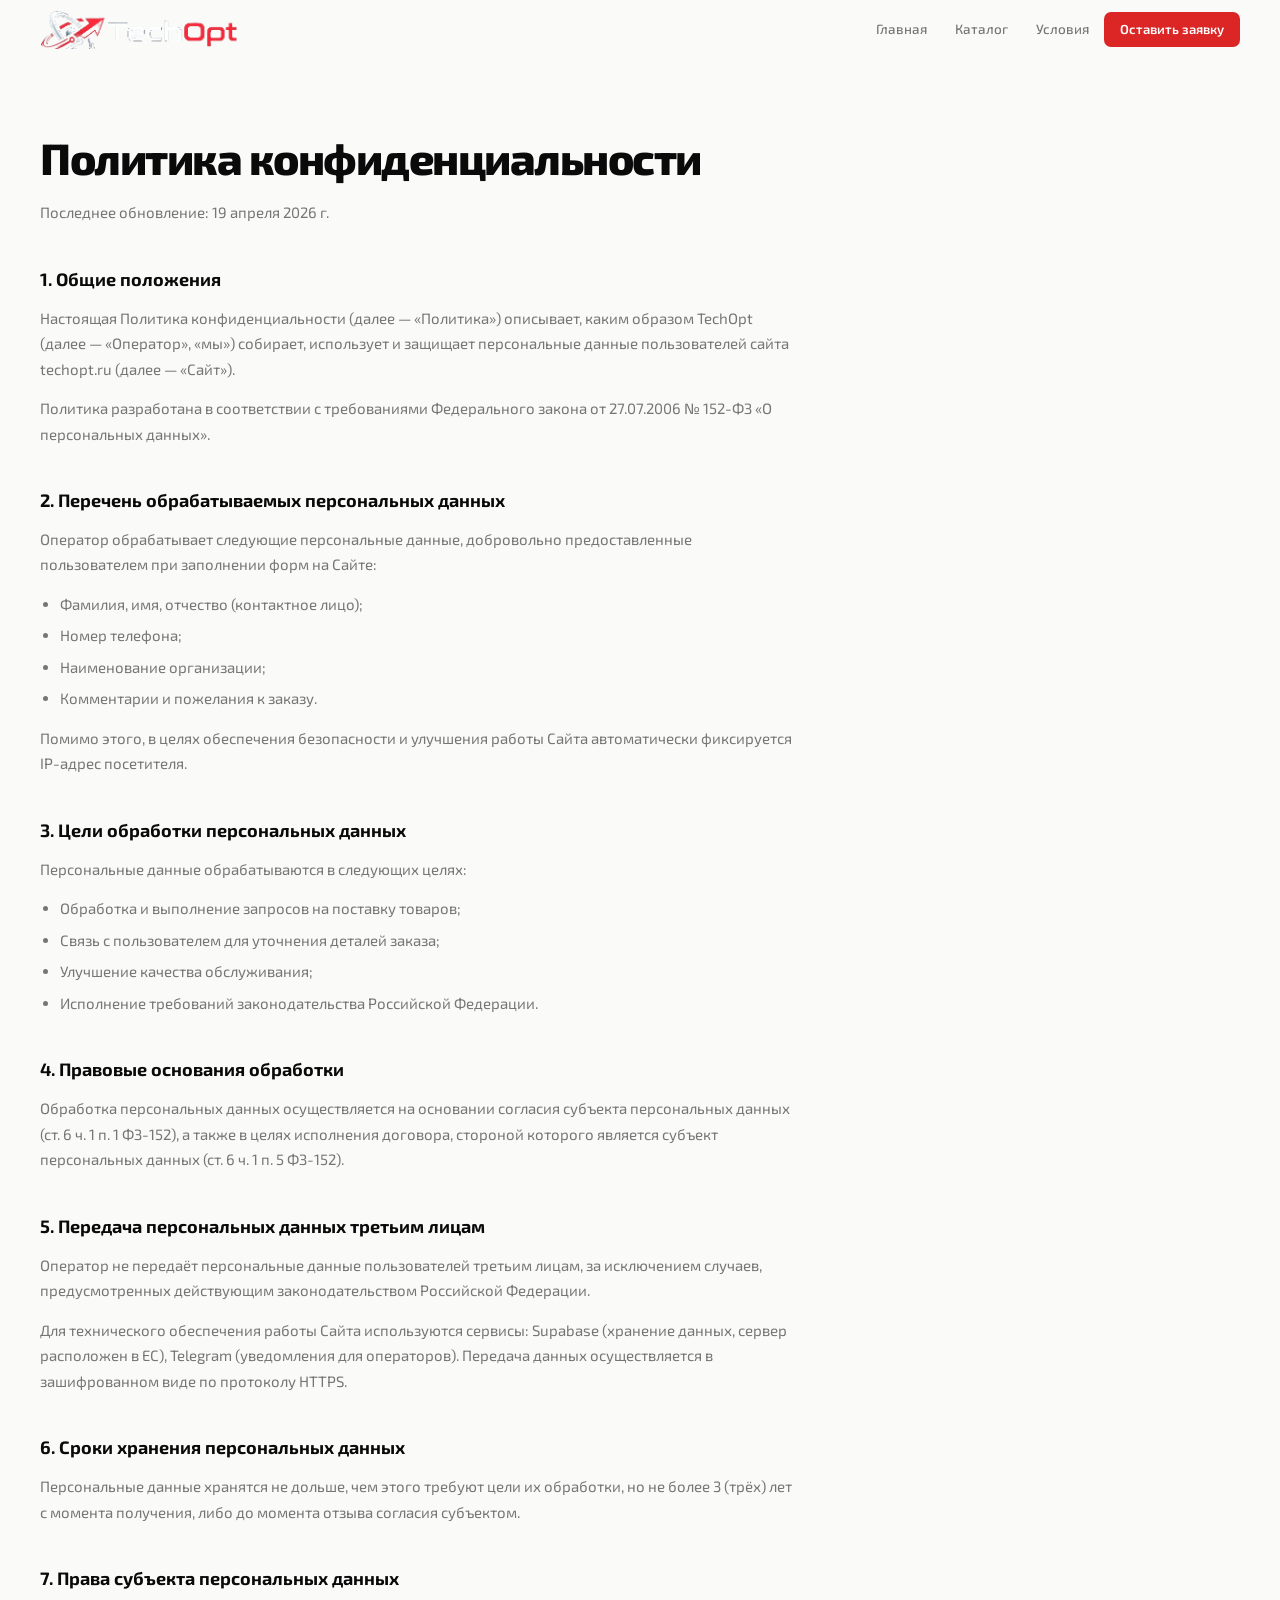
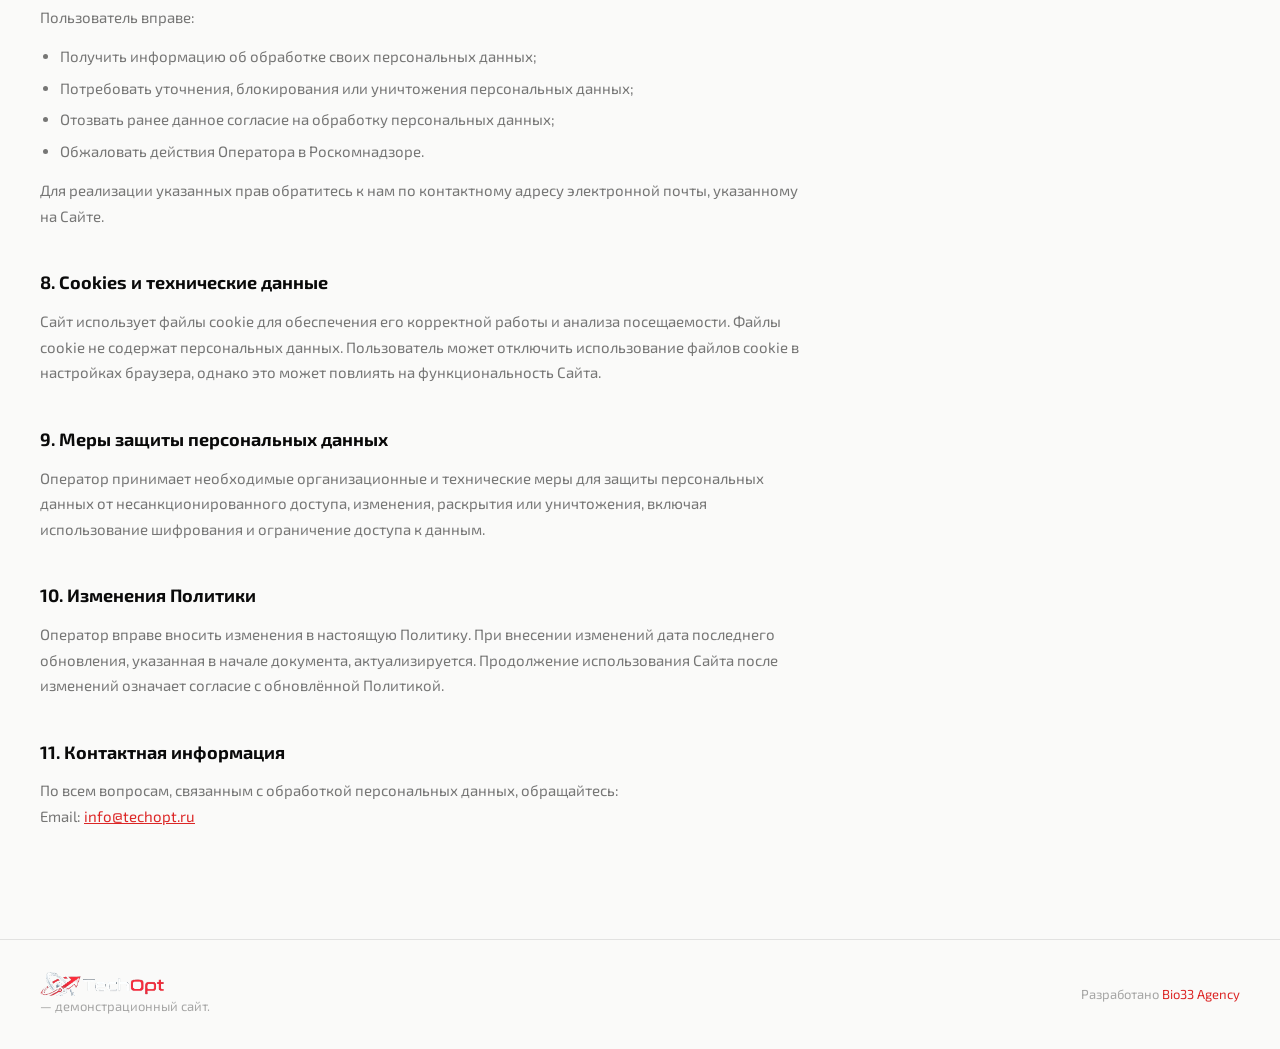
<file: privacy.html>
<!DOCTYPE html>
<html lang="ru">
<head>
  <meta charset="UTF-8"/>
  <meta name="viewport" content="width=device-width, initial-scale=1.0"/>
  <title>Политика конфиденциальности — TechOpt</title>
  <meta name="description" content="Политика конфиденциальности и обработки персональных данных TechOpt"/>
  <link rel="preconnect" href="https://fonts.googleapis.com"/>
  <link rel="preconnect" href="https://fonts.gstatic.com" crossorigin/>
  <link href="https://fonts.googleapis.com/css2?family=Exo+2:ital,wght@0,300;0,400;0,500;0,600;0,700;0,800;1,700&display=swap" rel="stylesheet"/>
  <link rel="stylesheet" href="css/main.css"/>
  <link rel="icon" href="data:image/svg+xml,<svg xmlns='http://www.w3.org/2000/svg' viewBox='0 0 32 32'><rect width='32' height='32' rx='6' fill='%23DC2626'/><text x='50%25' y='54%25' dominant-baseline='middle' text-anchor='middle' font-family='Arial,sans-serif' font-weight='700' font-size='20' fill='white'>T</text></svg>"/>
  <style>
    body { padding-top: 60px; }
    .privacy-page { padding: 64px 0 96px; }
    .privacy-page h1 { font-size: clamp(28px, 4vw, 44px); font-weight: 800; letter-spacing: -1.5px; margin-bottom: 8px; }
    .privacy-updated { font-size: 13px; color: var(--t3); margin-bottom: 48px; }
    .privacy-body { max-width: 760px; }
    .privacy-body h2 { font-size: 18px; font-weight: 700; margin: 40px 0 12px; color: var(--black); }
    .privacy-body p { font-size: 15px; color: var(--t2); line-height: 1.7; margin-bottom: 14px; }
    .privacy-body ul { padding-left: 20px; margin-bottom: 14px; }
    .privacy-body ul li { font-size: 15px; color: var(--t2); line-height: 1.7; margin-bottom: 6px; }
    .privacy-body a { color: var(--red); text-decoration: underline; }
  </style>
</head>
<body>

<!-- HEADER -->
<header class="site-header" id="header">
  <div class="header-inner">
    <a href="index.html" class="logo">
      <img src="img/logo.png" alt="TechOpt" class="logo-img"/>
    </a>
    <nav class="header-nav">
      <a href="index.html">Главная</a>
      <a href="catalog.html">Каталог</a>
      <a href="index.html#order">Условия</a>
      <a href="index.html#order" class="header-cta btn">Оставить заявку</a>
    </nav>
    <button class="nav-toggle" id="navToggle" aria-label="Меню" aria-expanded="false">
      <span></span><span></span><span></span>
    </button>
  </div>
</header>

<!-- MOBILE NAV -->
<div class="nav-overlay" id="navOverlay">
  <div class="nav-overlay-links">
    <a href="index.html">Главная</a>
    <a href="catalog.html">Каталог</a>
    <a href="index.html#order">Условия</a>
    <a href="index.html#order" class="header-cta btn">Оставить заявку</a>
  </div>
</div>

<!-- MAIN -->
<main class="privacy-page">
  <div class="wrap">
    <div class="privacy-body">
      <h1>Политика конфиденциальности</h1>
      <p class="privacy-updated">Последнее обновление: 19 апреля 2026 г.</p>

      <h2>1. Общие положения</h2>
      <p>Настоящая Политика конфиденциальности (далее — «Политика») описывает, каким образом TechOpt (далее — «Оператор», «мы») собирает, использует и защищает персональные данные пользователей сайта techopt.ru (далее — «Сайт»).</p>
      <p>Политика разработана в соответствии с требованиями Федерального закона от 27.07.2006 № 152-ФЗ «О персональных данных».</p>

      <h2>2. Перечень обрабатываемых персональных данных</h2>
      <p>Оператор обрабатывает следующие персональные данные, добровольно предоставленные пользователем при заполнении форм на Сайте:</p>
      <ul>
        <li>Фамилия, имя, отчество (контактное лицо);</li>
        <li>Номер телефона;</li>
        <li>Наименование организации;</li>
        <li>Комментарии и пожелания к заказу.</li>
      </ul>
      <p>Помимо этого, в целях обеспечения безопасности и улучшения работы Сайта автоматически фиксируется IP-адрес посетителя.</p>

      <h2>3. Цели обработки персональных данных</h2>
      <p>Персональные данные обрабатываются в следующих целях:</p>
      <ul>
        <li>Обработка и выполнение запросов на поставку товаров;</li>
        <li>Связь с пользователем для уточнения деталей заказа;</li>
        <li>Улучшение качества обслуживания;</li>
        <li>Исполнение требований законодательства Российской Федерации.</li>
      </ul>

      <h2>4. Правовые основания обработки</h2>
      <p>Обработка персональных данных осуществляется на основании согласия субъекта персональных данных (ст. 6 ч. 1 п. 1 ФЗ-152), а также в целях исполнения договора, стороной которого является субъект персональных данных (ст. 6 ч. 1 п. 5 ФЗ-152).</p>

      <h2>5. Передача персональных данных третьим лицам</h2>
      <p>Оператор не передаёт персональные данные пользователей третьим лицам, за исключением случаев, предусмотренных действующим законодательством Российской Федерации.</p>
      <p>Для технического обеспечения работы Сайта используются сервисы: Supabase (хранение данных, сервер расположен в ЕС), Telegram (уведомления для операторов). Передача данных осуществляется в зашифрованном виде по протоколу HTTPS.</p>

      <h2>6. Сроки хранения персональных данных</h2>
      <p>Персональные данные хранятся не дольше, чем этого требуют цели их обработки, но не более 3 (трёх) лет с момента получения, либо до момента отзыва согласия субъектом.</p>

      <h2>7. Права субъекта персональных данных</h2>
      <p>Пользователь вправе:</p>
      <ul>
        <li>Получить информацию об обработке своих персональных данных;</li>
        <li>Потребовать уточнения, блокирования или уничтожения персональных данных;</li>
        <li>Отозвать ранее данное согласие на обработку персональных данных;</li>
        <li>Обжаловать действия Оператора в Роскомнадзоре.</li>
      </ul>
      <p>Для реализации указанных прав обратитесь к нам по контактному адресу электронной почты, указанному на Сайте.</p>

      <h2>8. Cookies и технические данные</h2>
      <p>Сайт использует файлы cookie для обеспечения его корректной работы и анализа посещаемости. Файлы cookie не содержат персональных данных. Пользователь может отключить использование файлов cookie в настройках браузера, однако это может повлиять на функциональность Сайта.</p>

      <h2>9. Меры защиты персональных данных</h2>
      <p>Оператор принимает необходимые организационные и технические меры для защиты персональных данных от несанкционированного доступа, изменения, раскрытия или уничтожения, включая использование шифрования и ограничение доступа к данным.</p>

      <h2>10. Изменения Политики</h2>
      <p>Оператор вправе вносить изменения в настоящую Политику. При внесении изменений дата последнего обновления, указанная в начале документа, актуализируется. Продолжение использования Сайта после изменений означает согласие с обновлённой Политикой.</p>

      <h2>11. Контактная информация</h2>
      <p>По всем вопросам, связанным с обработкой персональных данных, обращайтесь:<br/>
      Email: <a href="mailto:info@techopt.ru">info@techopt.ru</a></p>
    </div>
  </div>
</main>

<!-- FOOTER -->
<footer class="site-footer">
  <div class="footer-inner">
    <div class="footer-copy"><img src="img/logo.png" alt="TechOpt" style="height:24px;border-radius:5px;vertical-align:middle;margin-right:8px;"/> — демонстрационный сайт.</div>
    <div class="footer-by">Разработано <a href="https://bio33.agency" target="_blank">Bio33 Agency</a></div>
  </div>
</footer>

<!-- BACK TO TOP -->
<button class="back-to-top" id="backToTop" aria-label="Наверх">
  <svg width="18" height="18" viewBox="0 0 24 24" fill="none" stroke="currentColor" stroke-width="2.5"><path d="M12 19V5M5 12l7-7 7 7"/></svg>
</button>

<script src="js/app.js"></script>
<script>
const header = document.getElementById('header');
window.addEventListener('scroll', () => header.classList.toggle('scrolled', window.scrollY > 20), { passive: true });
</script>
</body>
</html>
</file>
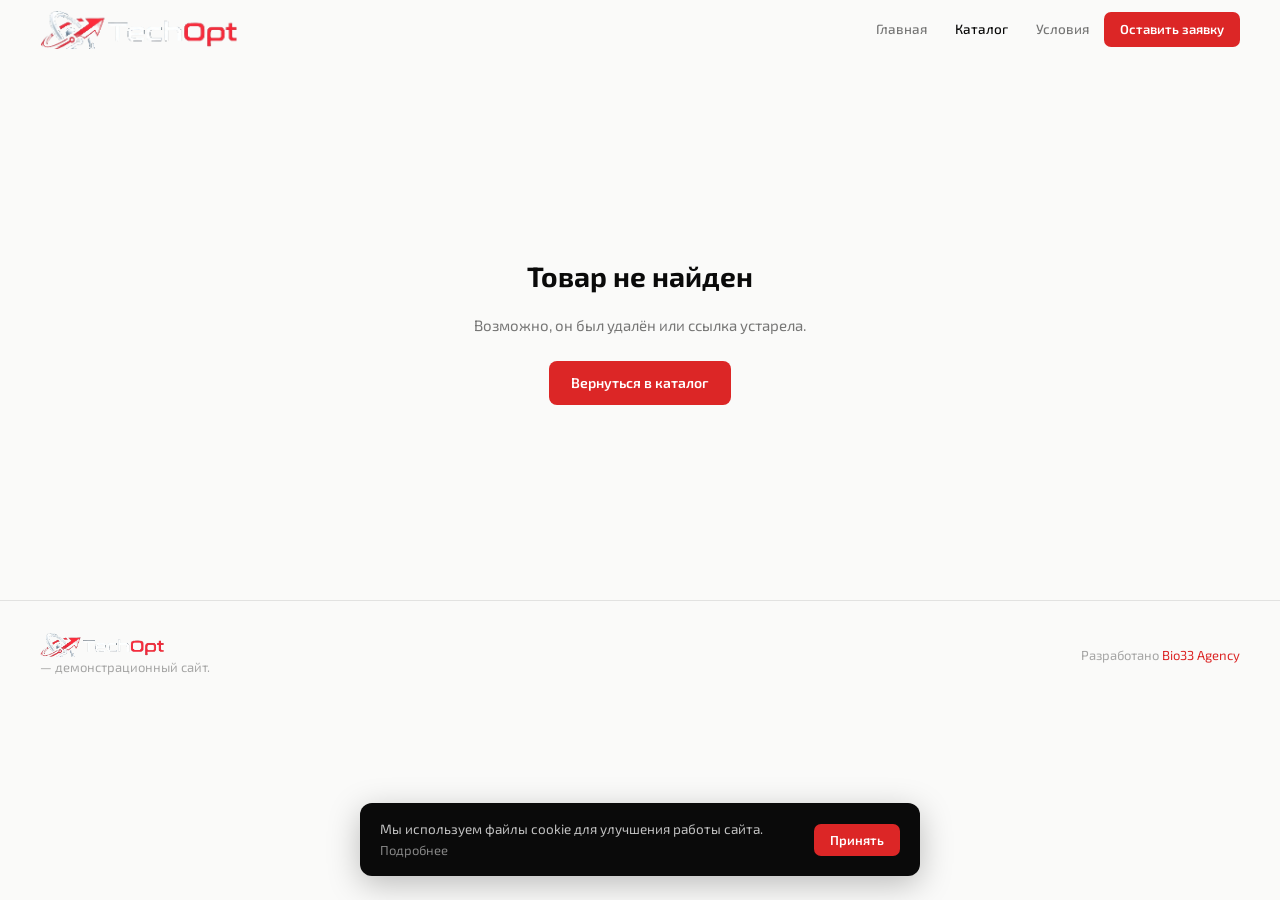
<file: product.html>
<!DOCTYPE html>
<html lang="ru">
<head>
  <meta charset="UTF-8"/>
  <meta name="viewport" content="width=device-width, initial-scale=1.0"/>
  <title id="pageTitle">Товар — TechOpt</title>
  <meta name="description" id="pageDesc" content="Оптовые поставки электроники — TechOpt"/>
  <link rel="preconnect" href="https://fonts.googleapis.com"/>
  <link rel="preconnect" href="https://fonts.gstatic.com" crossorigin/>
  <link href="https://fonts.googleapis.com/css2?family=Exo+2:ital,wght@0,300;0,400;0,500;0,600;0,700;0,800;1,700&display=swap" rel="stylesheet"/>
  <link rel="stylesheet" href="css/main.css"/>
  <style>
    body { padding-top: 60px; }

    /* ── PAGE HEADER ─────────────────────── */
    .product-head {
      border-bottom: 1px solid var(--border);
      padding: 40px 0 48px;
    }

    .breadcrumb {
      display: flex;
      align-items: center;
      gap: 6px;
      font-size: 12.5px;
      color: var(--t3);
      margin-bottom: 32px;
    }
    .breadcrumb a { color: var(--t3); transition: color .2s; }
    .breadcrumb a:hover { color: var(--red); }
    .breadcrumb span { color: var(--t4); }

    .product-head-grid {
      display: grid;
      grid-template-columns: 1fr 1fr;
      gap: 80px;
      align-items: start;
    }

    /* LEFT: visual */
    .product-visual {
      position: sticky;
      top: 80px;
    }

    .product-visual-box {
      background: var(--surface);
      border: 1px solid var(--border2);
      border-radius: 20px;
      aspect-ratio: 1;
      display: flex;
      align-items: center;
      justify-content: center;
      position: relative;
      overflow: hidden;
    }

    .product-visual-box::before {
      content: '';
      position: absolute;
      inset: 0;
      background: radial-gradient(circle at 60% 40%, rgba(220,38,38,.06) 0%, transparent 65%);
    }

    .product-cat-icon {
      width: 70%;
      height: 70%;
      object-fit: contain;
      position: relative;
      z-index: 1;
      mix-blend-mode: multiply;
      transition: transform .5s var(--ease);
    }

    .product-visual-box:hover .product-cat-icon {
      transform: scale(1.05);
    }

    .product-avail-row {
      display: flex;
      align-items: center;
      gap: 10px;
      margin-top: 20px;
    }

    .avail-dot {
      width: 8px; height: 8px;
      border-radius: 50%;
      flex-shrink: 0;
    }
    .avail-dot-in { background: #16A34A; box-shadow: 0 0 0 3px rgba(22,163,74,.2); }
    .avail-dot-order { background: #CA8A04; box-shadow: 0 0 0 3px rgba(202,138,4,.2); }

    .avail-text { font-size: 14px; color: var(--t2); font-weight: 500; }

    .product-tags-row {
      display: flex;
      gap: 6px;
      flex-wrap: wrap;
      margin-top: 16px;
    }

    /* RIGHT: info */
    .product-info { display: flex; flex-direction: column; gap: 0; }

    .product-brand-label {
      font-size: 12px;
      font-weight: 700;
      letter-spacing: 1px;
      text-transform: uppercase;
      color: var(--red);
      margin-bottom: 10px;
    }

    .product-name {
      font-size: clamp(28px, 4vw, 46px);
      font-weight: 700;
      letter-spacing: -1.5px;
      color: var(--black);
      line-height: 1.08;
      margin-bottom: 14px;
    }

    .product-sku {
      font-size: 12.5px;
      font-family: 'Courier New', monospace;
      color: var(--t3);
      margin-bottom: 20px;
    }

    .product-short {
      font-size: 16px;
      color: var(--t2);
      line-height: 1.6;
      margin-bottom: 32px;
      padding-bottom: 32px;
      border-bottom: 1px solid var(--border);
    }

    /* price block */
    .price-block {
      padding: 28px 0;
      border-bottom: 1px solid var(--border);
      margin-bottom: 28px;
    }

    .price-label {
      font-size: 11.5px;
      font-weight: 700;
      letter-spacing: .8px;
      text-transform: uppercase;
      color: var(--t3);
      margin-bottom: 6px;
    }

    .price-value {
      font-size: 48px;
      font-weight: 700;
      letter-spacing: -2px;
      color: var(--black);
      line-height: 1;
      margin-bottom: 6px;
    }

    .price-value sup {
      font-size: 22px;
      letter-spacing: 0;
      font-weight: 600;
      vertical-align: super;
      margin-right: 4px;
      color: var(--t2);
    }

    .price-from {
      font-size: 13px;
      color: var(--t3);
    }

    /* order form */
    .order-block { display: flex; flex-direction: column; gap: 12px; }

    .order-block .field input:focus { border-color: var(--red); }

    .order-actions {
      display: flex;
      gap: 10px;
      flex-wrap: wrap;
      margin-top: 4px;
    }

    .order-actions .btn { flex: 1; justify-content: center; }

    .order-note {
      font-size: 11.5px;
      color: var(--t3);
      text-align: center;
    }

    /* ── SPECS ───────────────────────────── */
    .specs-section {
      padding: 72px 0;
      border-bottom: 1px solid var(--border);
    }

    .specs-inner {
      display: grid;
      grid-template-columns: 280px 1fr;
      gap: 80px;
    }

    .specs-sticky {
      position: sticky;
      top: 80px;
    }

    .specs-section-label {
      font-size: 11px;
      font-weight: 700;
      letter-spacing: 1.2px;
      text-transform: uppercase;
      color: var(--t3);
      margin-bottom: 12px;
    }

    .specs-title {
      font-size: 36px;
      font-weight: 700;
      letter-spacing: -1.2px;
      color: var(--black);
      line-height: 1.1;
      margin-bottom: 20px;
    }

    .specs-title em { font-style: normal; color: var(--red); }

    .specs-desc {
      font-size: 14px;
      color: var(--t2);
      line-height: 1.6;
    }

    .specs-table { width: 100%; }

    .spec-row {
      display: grid;
      grid-template-columns: 200px 1fr;
      gap: 16px;
      padding: 16px 0;
      border-bottom: 1px solid var(--border2);
      align-items: baseline;
    }

    .spec-row:first-child { border-top: 1px solid var(--border2); }

    .spec-key {
      font-size: 13px;
      font-weight: 600;
      color: var(--t2);
    }

    .spec-val {
      font-size: 14px;
      color: var(--black);
      line-height: 1.5;
    }

    /* ── RELATED ─────────────────────────── */
    .related-section { padding: 72px 0; }

    .related-header {
      display: flex;
      align-items: center;
      justify-content: space-between;
      margin-bottom: 32px;
    }

    .related-title {
      font-size: 28px;
      font-weight: 700;
      letter-spacing: -1px;
      color: var(--black);
    }

    .related-grid {
      display: grid;
      grid-template-columns: repeat(4, 1fr);
      gap: 16px;
    }

    .related-card {
      background: var(--white);
      overflow: hidden;
      display: flex;
      flex-direction: column;
      gap: 0;
      text-decoration: none;
      color: inherit;
      transition: box-shadow .25s var(--ease), transform .25s var(--ease);
      border-radius: 12px;
      border: 1px solid var(--border);
    }

    .related-card:hover {
      box-shadow: 0 6px 24px rgba(0,0,0,.08);
      transform: translateY(-2px);
    }

    .related-card-photo {
      background: var(--surface);
      aspect-ratio: 1;
      display: flex;
      align-items: center;
      justify-content: center;
      overflow: hidden;
    }

    .related-card-photo img {
      width: 72%; height: 72%;
      object-fit: contain;
      mix-blend-mode: multiply;
      transition: transform .35s var(--ease);
    }

    .related-card:hover .related-card-photo img { transform: scale(1.07); }

    .related-card-body { padding: 14px 16px 16px; display: flex; flex-direction: column; flex: 1; }

    .rc-brand { font-size: 10px; font-weight: 700; letter-spacing: .5px; text-transform: uppercase; color: var(--t3); }
    .rc-name  { font-size: 14px; font-weight: 700; color: var(--black); line-height: 1.25; letter-spacing: -.3px; }
    .rc-price { font-size: 17px; font-weight: 700; color: var(--black); margin-top: auto; }
    .rc-from  { font-size: 11px; color: var(--t3); }
    .rc-avail { font-size: 10px; font-weight: 700; border-radius: 100px; padding: 2px 8px; width: fit-content; }

    /* not found */
    .not-found {
      min-height: 60vh;
      display: flex;
      flex-direction: column;
      align-items: center;
      justify-content: center;
      text-align: center;
      gap: 16px;
      padding: 40px;
    }
    .not-found h2 { font-size: 28px; font-weight: 700; }
    .not-found p  { color: var(--t2); font-size: 15px; }

    @media (max-width: 1000px) {
      .product-head-grid { grid-template-columns: 1fr; gap: 40px; }
      .product-visual { position: static; }
      .product-visual-box { max-width: 360px; }
      .specs-inner { grid-template-columns: 1fr; gap: 32px; }
      .specs-sticky { position: static; }
      .related-grid { grid-template-columns: repeat(2, 1fr); }
    }

    @media (max-width: 600px) {
      .product-name { font-size: 28px; }
      .price-value { font-size: 36px; }
      .spec-row { grid-template-columns: 1fr; gap: 4px; }
      .related-grid { grid-template-columns: 1fr 1fr; }
    }
  </style>
</head>
<body>

<!-- HEADER -->
<header class="site-header" id="header">
  <div class="header-inner">
    <a href="index.html" class="logo">
      <img src="img/logo.png" alt="TechOpt" class="logo-img"/>
    </a>
    <nav class="header-nav">
      <a href="index.html">Главная</a>
      <a href="catalog.html" class="active">Каталог</a>
      <a href="index.html#order">Условия</a>
      <a href="index.html#order" class="header-cta btn">Оставить заявку</a>
    </nav>
    <button class="nav-toggle" id="navToggle" aria-label="Меню" aria-expanded="false">
      <span></span><span></span><span></span>
    </button>
  </div>
</header>

<!-- MOBILE NAV -->
<div class="nav-overlay" id="navOverlay">
  <div class="nav-overlay-links">
    <a href="index.html">Главная</a>
    <a href="catalog.html" class="active">Каталог</a>
    <a href="index.html#order">Условия</a>
    <a href="index.html#order" class="header-cta btn">Оставить заявку</a>
  </div>
</div>

<!-- PRODUCT PAGE CONTENT (rendered by JS) -->
<div id="pageContent"></div>

<!-- FOOTER -->
<footer class="site-footer">
  <div class="footer-inner">
    <div class="footer-copy"><img src="img/logo.png" alt="TechOpt" style="height:24px;border-radius:5px;vertical-align:middle;margin-right:8px;"/> — демонстрационный сайт.</div>
    <div class="footer-by">Разработано <a href="https://bio33.agency" target="_blank">Bio33 Agency</a></div>
  </div>
</footer>

<!-- BACK TO TOP -->
<button class="back-to-top" id="backToTop" aria-label="Наверх">
  <svg width="18" height="18" viewBox="0 0 24 24" fill="none" stroke="currentColor" stroke-width="2.5"><path d="M12 19V5M5 12l7-7 7 7"/></svg>
</button>

<!-- COOKIE BANNER -->
<div class="cookie-banner" id="cookieBanner">
  <span>Мы используем файлы cookie для улучшения работы сайта. <a href="privacy.html" class="cookie-link">Подробнее</a></span>
  <div class="cookie-actions">
    <button class="btn btn-red btn-sm" onclick="acceptCookies()">Принять</button>
  </div>
</div>

<script src="js/app.js"></script>
<script src="js/data.js"></script>
<script>
// ── scroll header ──────────────────────────────────────────────
const header = document.getElementById('header');
window.addEventListener('scroll', () => header.classList.toggle('scrolled', window.scrollY > 20), { passive: true });

// ── reveal ──────────────────────────────────────────────────────
function initReveal() {
  const ro = new IntersectionObserver(entries => {
    entries.forEach(e => { if (e.isIntersecting) { e.target.classList.add('visible'); ro.unobserve(e.target); } });
  }, { threshold: 0.08 });
  document.querySelectorAll('.reveal').forEach(el => ro.observe(el));
}

// ── category icons & labels ──────────────────────────────────────
const CAT_ICONS = {
  smartphones: '📱',
  laptops:     '💻',
  tablets:     '📲',
  accessories: '🎧'
};

const CAT_LABELS = {
  smartphones: 'Смартфоны',
  laptops:     'Ноутбуки',
  tablets:     'Планшеты',
  accessories: 'Аксессуары'
};

// ── form submit ──────────────────────────────────────────────────
async function submitOrderForm(e, productName) {
  e.preventDefault();
  const btn    = document.getElementById('orderBtn');
  const status = document.getElementById('orderStatus');
  const orig   = btn.innerHTML;
  btn.disabled = true;
  btn.innerHTML = 'Отправляем…';

  try {
    const res = await fetch('/api/send-telegram', {
      method: 'POST',
      headers: { 'Content-Type': 'application/json' },
      body: JSON.stringify({
        company: document.getElementById('oCompany').value,
        name:    document.getElementById('oName').value,
        phone:   document.getElementById('oPhone').value,
        comment: `Товар: ${productName}. Кол-во: ${document.getElementById('oQty').value}. ${document.getElementById('oComment').value}`,
        source:  'product-page',
        _hp:     ''
      })
    });
    if (res.ok) {
      status.className = 'form-status ok';
      status.textContent = '✓ Заявка принята. Свяжемся с вами в течение 2 часов.';
      e.target.reset();
    } else throw new Error();
  } catch {
    status.className = 'form-status err';
    status.textContent = '✗ Ошибка отправки. Пожалуйста, позвоните нам.';
    btn.disabled = false;
    btn.innerHTML = orig;
  }
}

// ── render related ───────────────────────────────────────────────
function renderRelated(current) {
  const items = PRODUCTS
    .filter(p => p.cat === current.cat && p.id !== current.id)
    .slice(0, 4);

  if (!items.length) return '';

  return `
    <section class="related-section">
      <div class="wrap">
        <div class="related-header reveal">
          <h2 class="related-title">Похожие товары</h2>
          <a href="catalog.html?cat=${current.cat}" class="btn btn-ghost btn-sm">
            Все ${CAT_LABELS[current.cat]}
            <svg width="14" height="14" viewBox="0 0 24 24" fill="none" stroke="currentColor" stroke-width="2.5"><path d="M5 12h14M12 5l7 7-7 7"/></svg>
          </a>
        </div>
        <div class="related-grid reveal" style="transition-delay:.08s">
          ${items.map(p => `
            <a href="product.html?id=${p.id}" class="related-card">
              <div class="related-card-photo">
                <img src="${p.img}" alt="${p.brand} ${p.name}" loading="lazy"/>
              </div>
              <div class="related-card-body">
                <div class="rc-brand">${p.brand}</div>
                <div class="rc-name">${p.name}</div>
                <span class="rc-avail ${p.avail === 'in' ? 'avail-in' : 'avail-order'}">${p.avail === 'in' ? 'В наличии' : 'Под заказ'}</span>
                <div style="margin-top:auto; padding-top:10px; border-top:1px solid var(--border2)">
                  <div class="rc-price">₽ ${p.price}</div>
                  <div class="rc-from">${p.from}</div>
                </div>
              </div>
            </a>
          `).join('')}
        </div>
      </div>
    </section>
  `;
}

// ── render product ───────────────────────────────────────────────
function renderProduct(p) {
  document.title = `${p.brand} ${p.name} — TechOpt`;
  document.getElementById('pageDesc').content = p.short;

  const specsRows = Object.entries(p.specs).map(([k, v]) => `
    <div class="spec-row">
      <div class="spec-key">${k}</div>
      <div class="spec-val">${v}</div>
    </div>
  `).join('');

  document.getElementById('pageContent').innerHTML = `

    <!-- ── PRODUCT HEAD ───────────────────── -->
    <div class="product-head">
      <div class="wrap">
        <div class="breadcrumb">
          <a href="index.html">Главная</a>
          <span>›</span>
          <a href="catalog.html">Каталог</a>
          <span>›</span>
          <a href="catalog.html?cat=${p.cat}">${CAT_LABELS[p.cat]}</a>
          <span>›</span>
          <span>${p.name}</span>
        </div>

        <div class="product-head-grid">

          <!-- VISUAL -->
          <div class="product-visual reveal">
            <div class="product-visual-box">
              <img class="product-cat-icon" src="${p.img}" alt="${p.brand} ${p.name}"/>
            </div>
            <div class="product-avail-row">
              <div class="avail-dot ${p.avail === 'in' ? 'avail-dot-in' : 'avail-dot-order'}"></div>
              <div class="avail-text">${p.avail === 'in' ? 'В наличии — готов к отгрузке' : 'Под заказ — срок уточняется'}</div>
            </div>
            ${p.tags?.length ? `<div class="product-tags-row">${p.tags.map(t => `<span class="tag">${t}</span>`).join('')}</div>` : ''}
          </div>

          <!-- INFO -->
          <div class="product-info">
            <div class="product-brand-label reveal">${p.brand}</div>
            <h1 class="product-name reveal" style="transition-delay:.06s">${p.name}</h1>
            <div class="product-sku reveal" style="transition-delay:.1s">Артикул: ${p.sku}</div>
            <p class="product-short reveal" style="transition-delay:.14s">${p.short}</p>

            <!-- PRICE -->
            <div class="price-block reveal" style="transition-delay:.18s">
              <div class="price-label">Оптовая цена</div>
              <div class="price-value"><sup>₽</sup>${p.price}</div>
              <div class="price-from">${p.from} · цена без НДС</div>
            </div>

            <!-- ORDER FORM -->
            <form class="order-block reveal" id="orderForm" style="transition-delay:.22s" onsubmit="submitOrderForm(event, '${p.brand} ${p.name} (${p.sku})')">
              <div class="form-row">
                <div class="field">
                  <label>Компания</label>
                  <input type="text" id="oCompany" placeholder="ООО Название" required/>
                </div>
                <div class="field">
                  <label>Контакт</label>
                  <input type="text" id="oName" placeholder="Иван Иванов" required/>
                </div>
              </div>
              <div class="form-row">
                <div class="field">
                  <label>Телефон</label>
                  <input type="tel" id="oPhone" placeholder="+7 (900) 000-00-00" required/>
                </div>
                <div class="field">
                  <label>Количество, шт</label>
                  <input type="text" id="oQty" placeholder="Например: 20"/>
                </div>
              </div>
              <div class="field">
                <label>Комментарий</label>
                <input type="text" id="oComment" placeholder="Цвет, комплектация, срок поставки…"/>
              </div>
              <input type="text" name="_hp" style="display:none" tabindex="-1" autocomplete="off"/>
              <div class="form-status" id="orderStatus"></div>
              <label class="privacy-check">
                <input type="checkbox" required/>
                Я согласен с <a href="privacy.html" target="_blank">политикой конфиденциальности</a> и даю согласие на обработку персональных данных
              </label>
              <div class="order-actions">
                <button type="submit" class="btn btn-red" id="orderBtn">
                  <svg width="15" height="15" viewBox="0 0 24 24" fill="none" stroke="currentColor" stroke-width="2.5"><path d="M22 2 11 13M22 2 15 22l-4-9-9-4 20-7z"/></svg>
                  Запросить цену
                </button>
                <a href="catalog.html?cat=${p.cat}" class="btn btn-outline">
                  Другие товары
                </a>
              </div>
              <div class="order-note">Ответ в течение 2 часов в рабочее время</div>
            </form>
          </div>
        </div>
      </div>
    </div>

    <!-- ── SPECS ───────────────────────────── -->
    <section class="specs-section">
      <div class="wrap">
        <div class="specs-inner">
          <div class="specs-sticky">
            <div class="specs-section-label reveal">Характеристики</div>
            <h2 class="specs-title reveal" style="transition-delay:.06s">
              Полные<br/>
              <em>технические</em><br/>
              данные
            </h2>
            <p class="specs-desc reveal" style="transition-delay:.12s">
              Все характеристики актуальны для официальной версии, поставляемой на территорию России.
            </p>
          </div>

          <div class="specs-table reveal" style="transition-delay:.08s">
            ${specsRows}
          </div>
        </div>
      </div>
    </section>

    <!-- ── RELATED ─────────────────────────── -->
    ${renderRelated(p)}
  `;

  initReveal();
}

// ── 404 ──────────────────────────────────────────────────────────
function renderNotFound() {
  document.getElementById('pageContent').innerHTML = `
    <div class="not-found">
      <h2>Товар не найден</h2>
      <p>Возможно, он был удалён или ссылка устарела.</p>
      <a href="catalog.html" class="btn btn-red" style="margin-top:8px">Вернуться в каталог</a>
    </div>
  `;
}

// ── INIT ──────────────────────────────────────────────────────────
const id = parseInt(new URLSearchParams(location.search).get('id'));
const product = PRODUCTS.find(p => p.id === id);
product ? renderProduct(product) : renderNotFound();
</script>
</body>
</html>
</file>
<file: css/main.css>
/* ─── RESET ─────────────────────────────────────────────────── */
*, *::before, *::after { box-sizing: border-box; margin: 0; padding: 0; }

/* ─── TOKENS ────────────────────────────────────────────────── */
:root {
  --white:   #FAFAF9;
  --black:   #0A0A0A;
  --red:     #DC2626;
  --red-d:   #B91C1C;
  --red-dim: rgba(220,38,38,.07);
  --red-mid: rgba(220,38,38,.15);
  --blue:    #2563EB;
  --blue-d:  #1D4ED8;
  --blue-dim:rgba(37,99,235,.08);
  --green:   #16A34A;
  --green-dim:rgba(22,163,74,.1);
  --yellow-dim:rgba(202,138,4,.1);
  --yellow:  #CA8A04;

  --t1: #0A0A0A;
  --t2: rgba(10,10,10,.55);
  --t3: rgba(10,10,10,.35);
  --t4: rgba(10,10,10,.18);

  --border:  rgba(10,10,10,.1);
  --border2: rgba(10,10,10,.06);
  --surface: #F3F3F2;

  --radius:  10px;
  --font: 'Exo 2', sans-serif;
  --ease: cubic-bezier(0.16, 1, 0.3, 1);
  --ease2: cubic-bezier(0.25, 1, 0.5, 1);
}

/* ─── BASE ──────────────────────────────────────────────────── */
html { scroll-behavior: smooth; }

body {
  font-family: var(--font);
  background: var(--white);
  color: var(--t1);
  line-height: 1.55;
  -webkit-font-smoothing: antialiased;
}

::selection { background: var(--red); color: #fff; }

img { display: block; max-width: 100%; }

a { color: inherit; text-decoration: none; }

/* ─── HEADER ────────────────────────────────────────────────── */
.site-header {
  position: fixed;
  top: 0; left: 0; right: 0;
  z-index: 200;
  height: 60px;
  display: flex;
  align-items: center;
  padding: 0 40px;
  border-bottom: 1px solid transparent;
  transition: background .35s var(--ease), border-color .35s var(--ease);
}

.site-header.scrolled {
  background: rgba(250,250,249,.94);
  backdrop-filter: blur(16px);
  -webkit-backdrop-filter: blur(16px);
  border-bottom-color: var(--border);
}

.header-inner {
  width: 100%;
  max-width: 1320px;
  margin: 0 auto;
  display: flex;
  align-items: center;
  justify-content: space-between;
  gap: 24px;
}

.logo {
  display: flex;
  align-items: center;
  flex-shrink: 0;
}

.logo-img {
  height: 38px;
  width: auto;
  border-radius: 8px;
  display: block;
  transition: opacity .2s;
}

.logo:hover .logo-img { opacity: .88; }

.header-nav {
  display: flex;
  align-items: center;
  gap: 2px;
}

.header-nav a {
  font-size: 13.5px;
  font-weight: 500;
  color: var(--t2);
  padding: 6px 13px;
  border-radius: 6px;
  transition: color .2s, background .2s;
}

.header-nav a:hover { color: var(--t1); background: var(--surface); }
.header-nav a.active { color: var(--t1); }

.header-cta {
  background: var(--red) !important;
  color: #fff !important;
  font-size: 13px !important;
  font-weight: 600 !important;
  padding: 7px 16px !important;
  border-radius: 7px !important;
  transition: background .2s var(--ease) !important;
}

.header-cta:hover { background: var(--red-d) !important; }

/* ─── BUTTONS ───────────────────────────────────────────────── */
.btn {
  display: inline-flex;
  align-items: center;
  gap: 7px;
  font-family: var(--font);
  font-size: 14px;
  font-weight: 600;
  padding: 11px 22px;
  border-radius: 8px;
  border: none;
  cursor: pointer;
  text-decoration: none;
  transition: all .25s var(--ease);
  white-space: nowrap;
}

.btn-red { background: var(--red); color: #fff; }
.btn-red:hover { background: var(--red-d); transform: translateY(-1px); }

.btn-dark { background: var(--black); color: #fff; }
.btn-dark:hover { background: #1a1a1a; transform: translateY(-1px); }

.btn-outline {
  background: transparent;
  color: var(--t1);
  border: 1px solid var(--border);
}
.btn-outline:hover { border-color: var(--t2); background: var(--surface); }

.btn-ghost {
  background: var(--surface);
  color: var(--t1);
  border: 1px solid var(--border2);
}
.btn-ghost:hover { background: #ebebea; }

.btn-sm { font-size: 13px; padding: 8px 16px; border-radius: 7px; }

/* ─── BADGE / TAG ───────────────────────────────────────────── */
.badge {
  display: inline-flex;
  align-items: center;
  gap: 5px;
  font-size: 11px;
  font-weight: 600;
  letter-spacing: .3px;
  text-transform: uppercase;
  padding: 4px 10px;
  border-radius: 100px;
}

.badge-red   { background: var(--red-dim); color: var(--red); border: 1px solid rgba(220,38,38,.2); }
.badge-blue  { background: var(--blue-dim); color: var(--blue); border: 1px solid rgba(37,99,235,.2); }
.badge-green { background: var(--green-dim); color: var(--green); }
.badge-yellow{ background: var(--yellow-dim); color: var(--yellow); }

.tag {
  display: inline-flex;
  font-size: 11px;
  font-weight: 500;
  color: var(--t2);
  background: var(--surface);
  border: 1px solid var(--border2);
  padding: 3px 9px;
  border-radius: 5px;
}

/* ─── DIVIDER ───────────────────────────────────────────────── */
.divider { height: 1px; background: var(--border); }

/* ─── CONTAINER ─────────────────────────────────────────────── */
.wrap {
  max-width: 1320px;
  margin: 0 auto;
  padding: 0 40px;
}

/* ─── FORMS ─────────────────────────────────────────────────── */
.field { display: flex; flex-direction: column; gap: 6px; }

.field label {
  font-size: 12.5px;
  font-weight: 600;
  color: var(--t2);
  letter-spacing: .2px;
  text-transform: uppercase;
}

.field input,
.field textarea,
.field select {
  background: var(--white);
  border: 1px solid var(--border);
  border-radius: 8px;
  color: var(--t1);
  font-family: var(--font);
  font-size: 14px;
  padding: 10px 14px;
  outline: none;
  transition: border-color .2s;
  width: 100%;
}

.field input::placeholder,
.field textarea::placeholder { color: var(--t3); }

.field input:focus,
.field textarea:focus { border-color: var(--red); box-shadow: 0 0 0 3px var(--red-dim); }

.field textarea { resize: vertical; min-height: 96px; }

.form-row { display: grid; grid-template-columns: 1fr 1fr; gap: 14px; }

.form-status {
  display: none;
  padding: 11px 15px;
  border-radius: 8px;
  font-size: 13.5px;
  font-weight: 500;
}
.form-status.ok {
  display: block;
  background: var(--green-dim);
  border: 1px solid rgba(22,163,74,.25);
  color: var(--green);
}
.form-status.err {
  display: block;
  background: var(--red-dim);
  border: 1px solid rgba(220,38,38,.25);
  color: var(--red);
}

/* ─── FOOTER ────────────────────────────────────────────────── */
.site-footer {
  border-top: 1px solid var(--border);
  padding: 32px 40px;
}

.footer-inner {
  max-width: 1320px;
  margin: 0 auto;
  display: flex;
  align-items: center;
  justify-content: space-between;
  gap: 20px;
  flex-wrap: wrap;
}

.footer-copy { font-size: 13px; color: var(--t3); }
.footer-copy strong { color: var(--t2); }
.footer-by  { font-size: 13px; color: var(--t3); }
.footer-by a { color: var(--red); }
.footer-by a:hover { text-decoration: underline; }

/* ─── REVEAL ANIMATION ──────────────────────────────────────── */
.reveal {
  opacity: 0;
  transform: translateY(22px);
  transition: opacity .7s var(--ease), transform .7s var(--ease);
}
.reveal.visible { opacity: 1; transform: translateY(0); }

/* ─── PRIVACY CHECKBOX ──────────────────────────────────────────── */
.privacy-check {
  display: flex;
  align-items: flex-start;
  gap: 8px;
  font-size: 12.5px;
  color: var(--t2);
  cursor: pointer;
  line-height: 1.5;
}

.privacy-check input[type="checkbox"] {
  width: 16px;
  height: 16px;
  min-width: 16px;
  margin-top: 2px;
  accent-color: var(--red);
  cursor: pointer;
}

.privacy-check a {
  color: var(--red);
  text-decoration: underline;
}

/* ─── MOBILE NAV TOGGLE ─────────────────────────────────────────── */
.nav-toggle {
  display: none;
  flex-direction: column;
  justify-content: center;
  align-items: center;
  gap: 5px;
  width: 40px;
  height: 40px;
  background: none;
  border: none;
  cursor: pointer;
  padding: 4px;
  border-radius: 6px;
  transition: background .2s;
  flex-shrink: 0;
}

.nav-toggle:hover { background: var(--surface); }

.nav-toggle span {
  display: block;
  width: 22px;
  height: 2px;
  background: var(--t1);
  border-radius: 2px;
  transition: transform .3s var(--ease), opacity .3s, width .3s var(--ease);
  transform-origin: center;
}

/* X state when nav open */
.nav-open .nav-toggle span:nth-child(1) { transform: translateY(7px) rotate(45deg); }
.nav-open .nav-toggle span:nth-child(2) { opacity: 0; width: 0; }
.nav-open .nav-toggle span:nth-child(3) { transform: translateY(-7px) rotate(-45deg); }

/* ─── NAV OVERLAY ───────────────────────────────────────────────── */
.nav-overlay {
  display: none;
  position: fixed;
  inset: 60px 0 0 0;
  z-index: 199;
  background: rgba(250,250,249,.97);
  backdrop-filter: blur(16px);
  -webkit-backdrop-filter: blur(16px);
  border-top: 1px solid var(--border);
  opacity: 0;
  transform: translateY(-8px);
  transition: opacity .3s var(--ease), transform .3s var(--ease);
  pointer-events: none;
  overflow-y: auto;
}

.nav-open .nav-overlay {
  opacity: 1;
  transform: translateY(0);
  pointer-events: auto;
}

.nav-overlay-links {
  display: flex;
  flex-direction: column;
  padding: 32px 24px;
  gap: 4px;
}

.nav-overlay-links a {
  font-size: 18px;
  font-weight: 600;
  color: var(--t1);
  padding: 14px 16px;
  border-radius: 8px;
  transition: background .2s, color .2s;
}

.nav-overlay-links a:hover { background: var(--surface); }
.nav-overlay-links a.active { color: var(--red); }

.nav-overlay-links .header-cta {
  margin-top: 12px;
  background: var(--red) !important;
  color: #fff !important;
  text-align: center;
  justify-content: center;
  font-size: 15px !important;
  padding: 14px 20px !important;
}

/* ─── BACK TO TOP ───────────────────────────────────────────────── */
.back-to-top {
  position: fixed;
  bottom: 32px;
  right: 32px;
  z-index: 300;
  width: 44px;
  height: 44px;
  background: var(--black);
  color: #fff;
  border: none;
  border-radius: 50%;
  cursor: pointer;
  display: flex;
  align-items: center;
  justify-content: center;
  box-shadow: 0 4px 16px rgba(0,0,0,.2);
  opacity: 0;
  transform: translateY(16px);
  transition: opacity .3s var(--ease), transform .3s var(--ease), background .2s;
  pointer-events: none;
}

.back-to-top.visible {
  opacity: 1;
  transform: translateY(0);
  pointer-events: auto;
}

.back-to-top:hover { background: var(--red); }

/* ─── COOKIE BANNER ─────────────────────────────────────────────── */
.cookie-banner {
  position: fixed;
  bottom: 24px;
  left: 50%;
  transform: translateX(-50%) translateY(120%);
  z-index: 400;
  background: var(--black);
  color: #fff;
  border-radius: 12px;
  padding: 16px 20px;
  display: flex;
  align-items: center;
  gap: 20px;
  max-width: 560px;
  width: calc(100% - 48px);
  box-shadow: 0 8px 32px rgba(0,0,0,.25);
  transition: transform .4s var(--ease);
  font-size: 13.5px;
}

.cookie-banner.visible {
  transform: translateX(-50%) translateY(0);
}

.cookie-banner span { flex: 1; color: rgba(255,255,255,.75); line-height: 1.5; }

.cookie-actions {
  display: flex;
  align-items: center;
  gap: 10px;
  flex-shrink: 0;
}

.cookie-link {
  font-size: 13px;
  color: rgba(255,255,255,.5);
  white-space: nowrap;
  transition: color .2s;
}

.cookie-link:hover { color: rgba(255,255,255,.85); }

/* ─── RESPONSIVE ────────────────────────────────────────────── */
@media (max-width: 900px) {
  .wrap { padding: 0 20px; }
  .site-header { padding: 0 20px; }
  .site-footer { padding: 28px 20px; }
  .form-row { grid-template-columns: 1fr; }
  .header-nav { display: none; }
  .nav-toggle { display: flex; }
  .nav-overlay { display: block; }
  .back-to-top { bottom: 24px; right: 20px; }
}

@media (max-width: 480px) {
  .cookie-banner { flex-direction: column; align-items: flex-start; gap: 12px; }
  .cookie-actions { width: 100%; justify-content: flex-end; }
}
</file>
